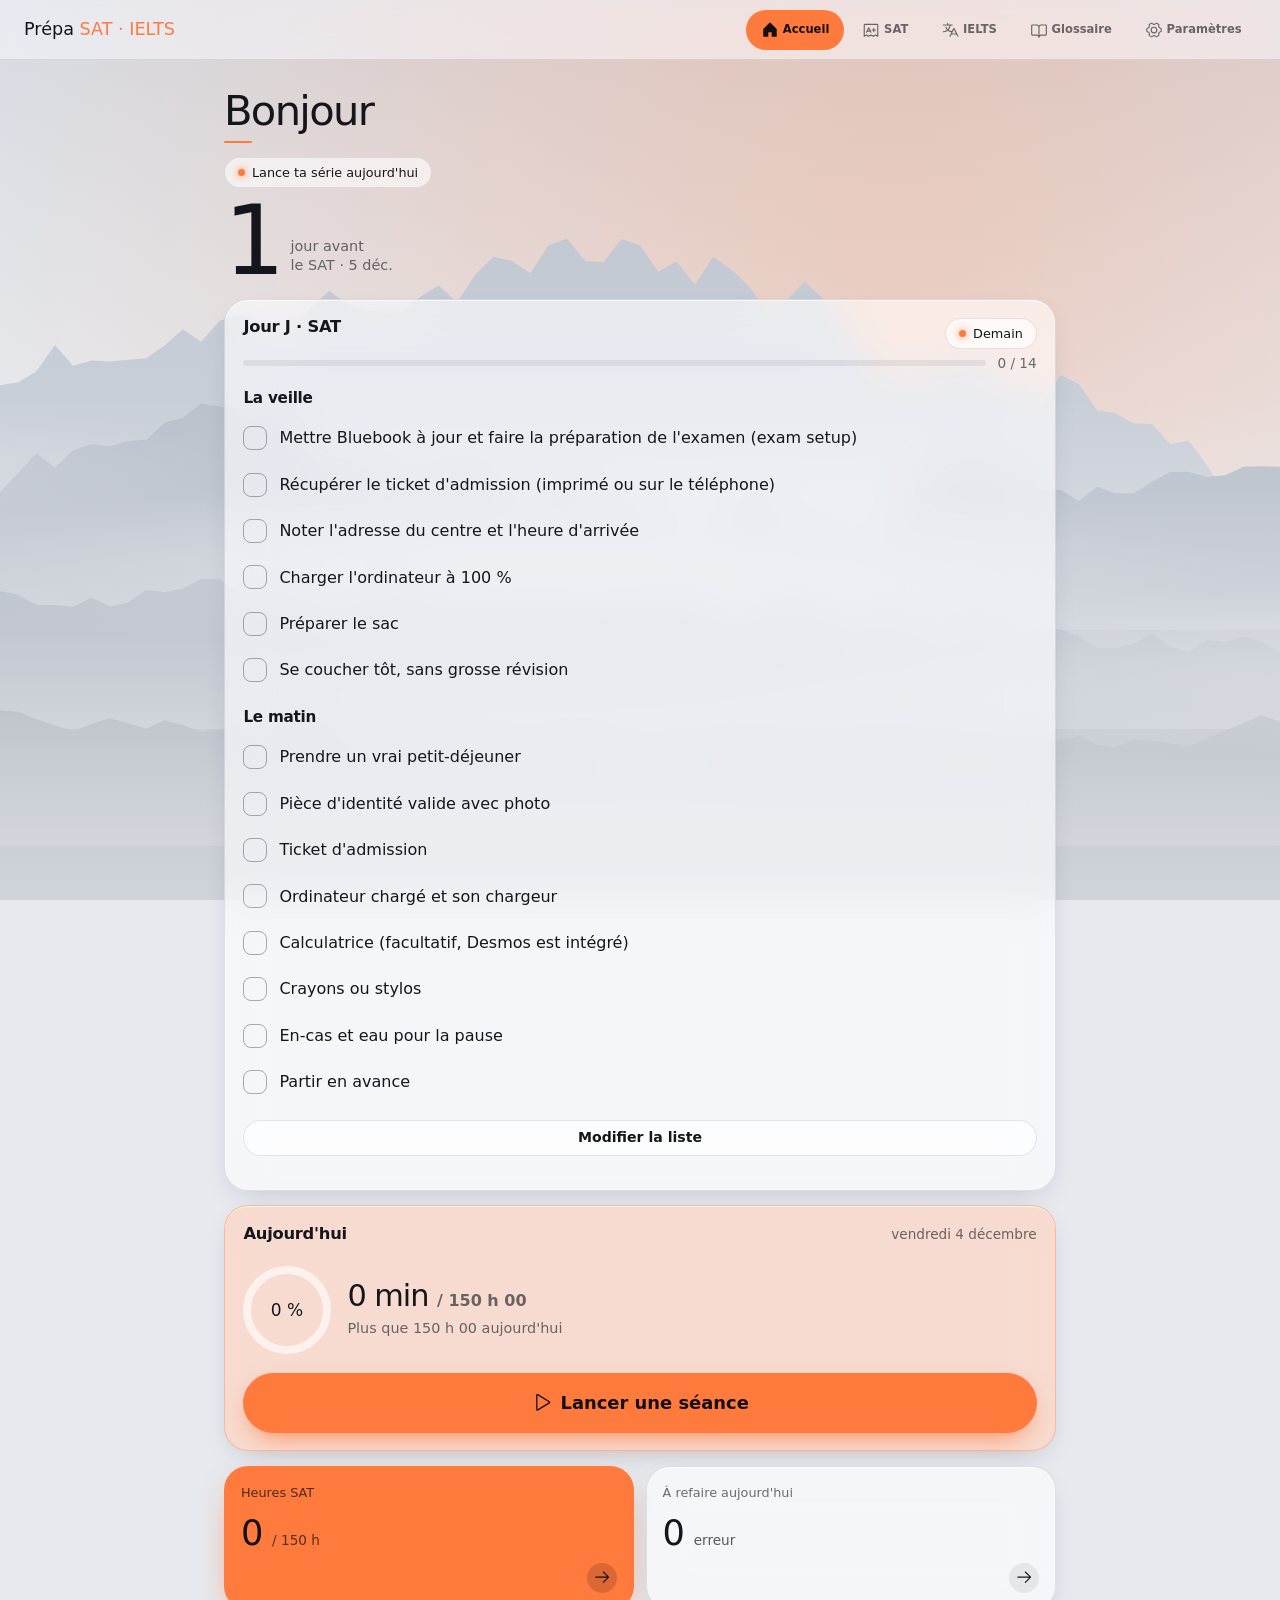
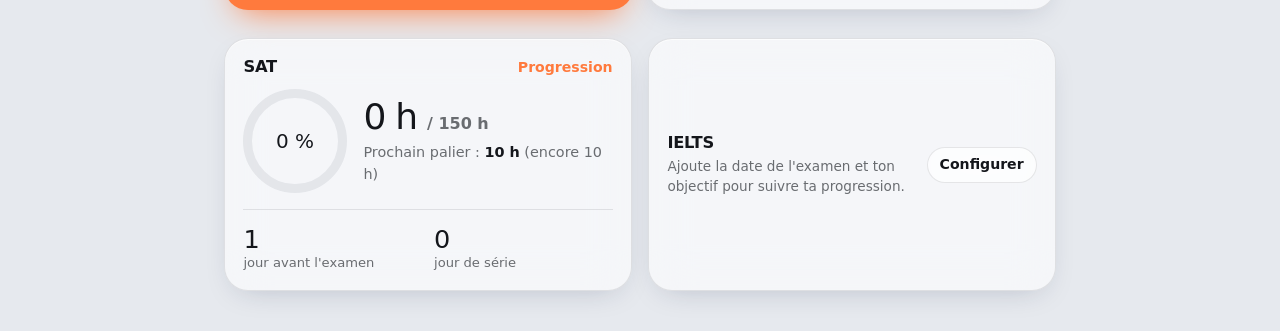
<file: index.html>
<!doctype html>
<html lang="fr">
<head>
  <meta charset="utf-8">
  <meta name="viewport" content="width=device-width, initial-scale=1, viewport-fit=cover">
  <meta name="color-scheme" content="light dark">
  <meta name="theme-color" content="#0b0d10">
  <meta name="description" content="Suivi de préparation au SAT et à l'IELTS : timer, heures, journal d'erreurs, tests blancs.">
  <!-- Icônes et réglages pour l'installation sur l'écran d'accueil -->
  <link rel="icon" href="icones/favicon-32.png" sizes="32x32" type="image/png">
  <link rel="apple-touch-icon" href="icones/apple-touch-icon.png">
  <meta name="apple-mobile-web-app-capable" content="yes">
  <meta name="mobile-web-app-capable" content="yes">
  <meta name="apple-mobile-web-app-title" content="Prépa">
  <meta name="apple-mobile-web-app-status-bar-style" content="default">
  <title>Prépa SAT · IELTS</title>
  <link rel="stylesheet" href="style.css">
  <script>
    /* Applique le thème choisi avant l'affichage, pour éviter un flash blanc en mode sombre. */
    try {
      var a = JSON.parse(localStorage.getItem("prepa.appareil") || "{}");
      if (a.theme === "clair" || a.theme === "sombre") document.documentElement.setAttribute("data-theme", a.theme);
    } catch (e) {}
    /* Le manifeste (version installable) n'est utile qu'en ligne. En double-clic, le
       navigateur refuserait de le lire et afficherait une erreur inutile. */
    if (/^https?:$/.test(location.protocol)) {
      var m = document.createElement("link");
      m.rel = "manifest";
      m.href = "manifest.webmanifest";
      document.head.appendChild(m);
    }
  </script>
</head>
<body>
  <!-- Fond de l'appli : paysage dessiné (ou ta photo), voilé pour la lisibilité -->
  <div id="fond" aria-hidden="true"><canvas></canvas><div class="photo" hidden></div><div class="voile"></div></div>
  <!-- Barre fine du timer en cours : visible sur toutes les pages -->
  <a id="barre-timer" class="barre-timer" href="#/" hidden></a>

  <header class="entete">
    <a class="logo" href="#/">Prépa <span>SAT · IELTS</span></a>
    <!-- Menu principal : barre en bas sur téléphone, en haut sur ordinateur -->
    <!-- Icônes : Phosphor Icons (licence MIT), contour au repos et pleines pour l'onglet actif -->
    <nav class="nav-principale" aria-label="Menu principal">
      <a href="#/" data-nav="accueil">
        <span class="nav-icone" aria-hidden="true">
          <svg class="contour" viewBox="0 0 256 256"><path d="M219.31,108.68l-80-80a16,16,0,0,0-22.62,0l-80,80A15.87,15.87,0,0,0,32,120v96a8,8,0,0,0,8,8h64a8,8,0,0,0,8-8V160h32v56a8,8,0,0,0,8,8h64a8,8,0,0,0,8-8V120A15.87,15.87,0,0,0,219.31,108.68ZM208,208H160V152a8,8,0,0,0-8-8H104a8,8,0,0,0-8,8v56H48V120l80-80,80,80Z"/></svg>
          <svg class="plein" viewBox="0 0 256 256"><path d="M224,120v96a8,8,0,0,1-8,8H160a8,8,0,0,1-8-8V164a4,4,0,0,0-4-4H108a4,4,0,0,0-4,4v52a8,8,0,0,1-8,8H40a8,8,0,0,1-8-8V120a16,16,0,0,1,4.69-11.31l80-80a16,16,0,0,1,22.62,0l80,80A16,16,0,0,1,224,120Z"/></svg>
        </span>
        <span>Accueil</span>
      </a>
      <a href="#/sat" data-nav="sat">
        <span class="nav-icone" aria-hidden="true">
          <svg class="contour" viewBox="0 0 256 256"><path d="M216,40H40A16,16,0,0,0,24,56V216a8,8,0,0,0,11.58,7.16L64,208.94l28.42,14.22a8,8,0,0,0,7.16,0L128,208.94l28.42,14.22a8,8,0,0,0,7.16,0L192,208.94l28.42,14.22A8,8,0,0,0,232,216V56A16,16,0,0,0,216,40Zm0,163.06-20.42-10.22a8,8,0,0,0-7.16,0L160,207.06l-28.42-14.22a8,8,0,0,0-7.16,0L96,207.06,67.58,192.84a8,8,0,0,0-7.16,0L40,203.06V56H216ZM60.42,167.16a8,8,0,0,0,10.74-3.58L76.94,152h38.12l5.78,11.58a8,8,0,1,0,14.32-7.16l-32-64a8,8,0,0,0-14.32,0l-32,64A8,8,0,0,0,60.42,167.16ZM96,113.89,107.06,136H84.94ZM136,128a8,8,0,0,1,8-8h16V104a8,8,0,0,1,16,0v16h16a8,8,0,0,1,0,16H176v16a8,8,0,0,1-16,0V136H144A8,8,0,0,1,136,128Z"/></svg>
          <svg class="plein" viewBox="0 0 256 256"><path d="M96,113.89,107.06,136H84.94ZM232,56V216a8,8,0,0,1-11.58,7.16L192,208.94l-28.42,14.22a8,8,0,0,1-7.16,0L128,208.94,99.58,223.16a8,8,0,0,1-7.16,0L64,208.94,35.58,223.16A8,8,0,0,1,24,216V56A16,16,0,0,1,40,40H216A16,16,0,0,1,232,56ZM135.16,156.42l-32-64a8,8,0,0,0-14.32,0l-32,64a8,8,0,0,0,14.32,7.16L76.94,152h38.12l5.78,11.58a8,8,0,1,0,14.32-7.16ZM208,128a8,8,0,0,0-8-8H184V104a8,8,0,0,0-16,0v16H152a8,8,0,0,0,0,16h16v16a8,8,0,0,0,16,0V136h16A8,8,0,0,0,208,128Z"/></svg>
        </span>
        <span>SAT</span>
      </a>
      <a href="#/ielts" data-nav="ielts">
        <span class="nav-icone" aria-hidden="true">
          <svg class="contour" viewBox="0 0 256 256"><path d="M247.15,212.42l-56-112a8,8,0,0,0-14.31,0l-21.71,43.43A88,88,0,0,1,108,126.93,103.65,103.65,0,0,0,135.69,64H160a8,8,0,0,0,0-16H104V32a8,8,0,0,0-16,0V48H32a8,8,0,0,0,0,16h87.63A87.76,87.76,0,0,1,96,116.35a87.74,87.74,0,0,1-19-31,8,8,0,1,0-15.08,5.34A103.63,103.63,0,0,0,84,127a87.55,87.55,0,0,1-52,17,8,8,0,0,0,0,16,103.46,103.46,0,0,0,64-22.08,104.18,104.18,0,0,0,51.44,21.31l-26.6,53.19a8,8,0,0,0,14.31,7.16L148.94,192h70.11l13.79,27.58A8,8,0,0,0,240,224a8,8,0,0,0,7.15-11.58ZM156.94,176,184,121.89,211.05,176Z"/></svg>
          <svg class="plein" viewBox="0 0 256 256"><path d="M160,129.89,175.06,160H144.94l6.36-12.7v0ZM224,48V208a16,16,0,0,1-16,16H48a16,16,0,0,1-16-16V48A16,16,0,0,1,48,32H208A16,16,0,0,1,224,48ZM207.16,188.42l-40-80a8,8,0,0,0-14.32,0L139.66,134.8a62.31,62.31,0,0,1-23.61-10A79.61,79.61,0,0,0,135.6,80H152a8,8,0,0,0,0-16H112V56a8,8,0,0,0-16,0v8H56a8,8,0,0,0,0,16h63.48a63.73,63.73,0,0,1-15.3,34.05,65.93,65.93,0,0,1-9-13.61,8,8,0,0,0-14.32,7.12,81.75,81.75,0,0,0,11.4,17.15A63.62,63.62,0,0,1,56,136a8,8,0,0,0,0,16,79.56,79.56,0,0,0,48.11-16.13,78.33,78.33,0,0,0,28.18,13.66l-19.45,38.89a8,8,0,0,0,14.32,7.16L136.94,176h46.12l9.78,19.58a8,8,0,1,0,14.32-7.16Z"/></svg>
        </span>
        <span>IELTS</span>
      </a>
      <a href="#/glossaire" data-nav="glossaire">
        <span class="nav-icone" aria-hidden="true">
          <svg class="contour" viewBox="0 0 256 256"><path d="M224,48H160a40,40,0,0,0-32,16A40,40,0,0,0,96,48H32A16,16,0,0,0,16,64V192a16,16,0,0,0,16,16H96a24,24,0,0,1,24,24,8,8,0,0,0,16,0,24,24,0,0,1,24-24h64a16,16,0,0,0,16-16V64A16,16,0,0,0,224,48ZM96,192H32V64H96a24,24,0,0,1,24,24V200A39.81,39.81,0,0,0,96,192Zm128,0H160a39.81,39.81,0,0,0-24,8V88a24,24,0,0,1,24-24h64Z"/></svg>
          <svg class="plein" viewBox="0 0 256 256"><path d="M240,64V192a16,16,0,0,1-16,16H160a24,24,0,0,0-24,24,8,8,0,0,1-16,0,24,24,0,0,0-24-24H32a16,16,0,0,1-16-16V64A16,16,0,0,1,32,48H88a32,32,0,0,1,32,32v88a8,8,0,0,0,16,0V80a32,32,0,0,1,32-32h56A16,16,0,0,1,240,64Z"/></svg>
        </span>
        <span>Glossaire</span>
      </a>
      <a href="#/parametres" data-nav="parametres">
        <span class="nav-icone" aria-hidden="true">
          <svg class="contour" viewBox="0 0 256 256"><path d="M128,80a48,48,0,1,0,48,48A48.05,48.05,0,0,0,128,80Zm0,80a32,32,0,1,1,32-32A32,32,0,0,1,128,160Zm109.94-52.79a8,8,0,0,0-3.89-5.4l-29.83-17-.12-33.62a8,8,0,0,0-2.83-6.08,111.91,111.91,0,0,0-36.72-20.67,8,8,0,0,0-6.46.59L128,41.85,97.88,25a8,8,0,0,0-6.47-.6A112.1,112.1,0,0,0,54.73,45.15a8,8,0,0,0-2.83,6.07l-.15,33.65-29.83,17a8,8,0,0,0-3.89,5.4,106.47,106.47,0,0,0,0,41.56,8,8,0,0,0,3.89,5.4l29.83,17,.12,33.62a8,8,0,0,0,2.83,6.08,111.91,111.91,0,0,0,36.72,20.67,8,8,0,0,0,6.46-.59L128,214.15,158.12,231a7.91,7.91,0,0,0,3.9,1,8.09,8.09,0,0,0,2.57-.42,112.1,112.1,0,0,0,36.68-20.73,8,8,0,0,0,2.83-6.07l.15-33.65,29.83-17a8,8,0,0,0,3.89-5.4A106.47,106.47,0,0,0,237.94,107.21Zm-15,34.91-28.57,16.25a8,8,0,0,0-3,3c-.58,1-1.19,2.06-1.81,3.06a7.94,7.94,0,0,0-1.22,4.21l-.15,32.25a95.89,95.89,0,0,1-25.37,14.3L134,199.13a8,8,0,0,0-3.91-1h-.19c-1.21,0-2.43,0-3.64,0a8.08,8.08,0,0,0-4.1,1l-28.84,16.1A96,96,0,0,1,67.88,201l-.11-32.2a8,8,0,0,0-1.22-4.22c-.62-1-1.23-2-1.8-3.06a8.09,8.09,0,0,0-3-3.06l-28.6-16.29a90.49,90.49,0,0,1,0-28.26L61.67,97.63a8,8,0,0,0,3-3c.58-1,1.19-2.06,1.81-3.06a7.94,7.94,0,0,0,1.22-4.21l.15-32.25a95.89,95.89,0,0,1,25.37-14.3L122,56.87a8,8,0,0,0,4.1,1c1.21,0,2.43,0,3.64,0a8.08,8.08,0,0,0,4.1-1l28.84-16.1A96,96,0,0,1,188.12,55l.11,32.2a8,8,0,0,0,1.22,4.22c.62,1,1.23,2,1.8,3.06a8.09,8.09,0,0,0,3,3.06l28.6,16.29A90.49,90.49,0,0,1,222.9,142.12Z"/></svg>
          <svg class="plein" viewBox="0 0 256 256"><path d="M237.94,107.21a8,8,0,0,0-3.89-5.4l-29.83-17-.12-33.62a8,8,0,0,0-2.83-6.08,111.91,111.91,0,0,0-36.72-20.67,8,8,0,0,0-6.46.59L128,41.85,97.88,25a8,8,0,0,0-6.47-.6A111.92,111.92,0,0,0,54.73,45.15a8,8,0,0,0-2.83,6.07l-.15,33.65-29.83,17a8,8,0,0,0-3.89,5.4,106.47,106.47,0,0,0,0,41.56,8,8,0,0,0,3.89,5.4l29.83,17,.12,33.63a8,8,0,0,0,2.83,6.08,111.91,111.91,0,0,0,36.72,20.67,8,8,0,0,0,6.46-.59L128,214.15,158.12,231a7.91,7.91,0,0,0,3.9,1,8.09,8.09,0,0,0,2.57-.42,112.1,112.1,0,0,0,36.68-20.73,8,8,0,0,0,2.83-6.07l.15-33.65,29.83-17a8,8,0,0,0,3.89-5.4A106.47,106.47,0,0,0,237.94,107.21ZM128,168a40,40,0,1,1,40-40A40,40,0,0,1,128,168Z"/></svg>
        </span>
        <span>Paramètres</span>
      </a>
    </nav>
  </header>

  <main id="contenu" class="contenu"></main>

  <div id="toasts" class="toasts" aria-live="polite"></div>

  <noscript><p class="contenu">Cette application a besoin de JavaScript pour fonctionner.</p></noscript>

  <!-- Scripts classiques (pas de « modules ») : c'est ce qui permet d'ouvrir
       l'appli en double-cliquant sur index.html. L'ordre compte. -->
  <script src="programme.js"></script>
  <script src="js/utils.js"></script>
  <script src="js/store.js"></script>
  <script src="js/synchro.js"></script>
  <script src="js/moteur-timer.js"></script>
  <script src="js/stats.js"></script>
  <script src="js/icones.js"></script>
  <script src="js/ui.js"></script>
  <script src="js/fond.js"></script>
  <script src="js/graphiques.js"></script>
  <script src="js/paliers.js"></script>
  <script src="js/fin-seance.js"></script>
  <script src="js/cours-sat.js"></script>
  <script src="js/cours.js"></script>
  <script src="js/import-csv.js"></script>
  <script src="js/vues/accueil.js"></script>
  <script src="js/vues/timer.js"></script>
  <script src="js/vues/progression.js"></script>
  <script src="js/vues/onglet-programme.js"></script>
  <script src="js/vues/plan.js"></script>
  <script src="js/vues/tests.js"></script>
  <script src="js/vues/journal.js"></script>
  <script src="js/vues/taches.js"></script>
  <script src="js/vues/vocabulaire.js"></script>
  <script src="js/vues/cours.js"></script>
  <script src="js/vues/glossaire.js"></script>
  <script src="js/vues/writing.js"></script>
  <script src="js/vues/speaking.js"></script>
  <script src="js/vues/parametres.js"></script>
  <script src="app.js"></script>
</body>
</html>
</file>
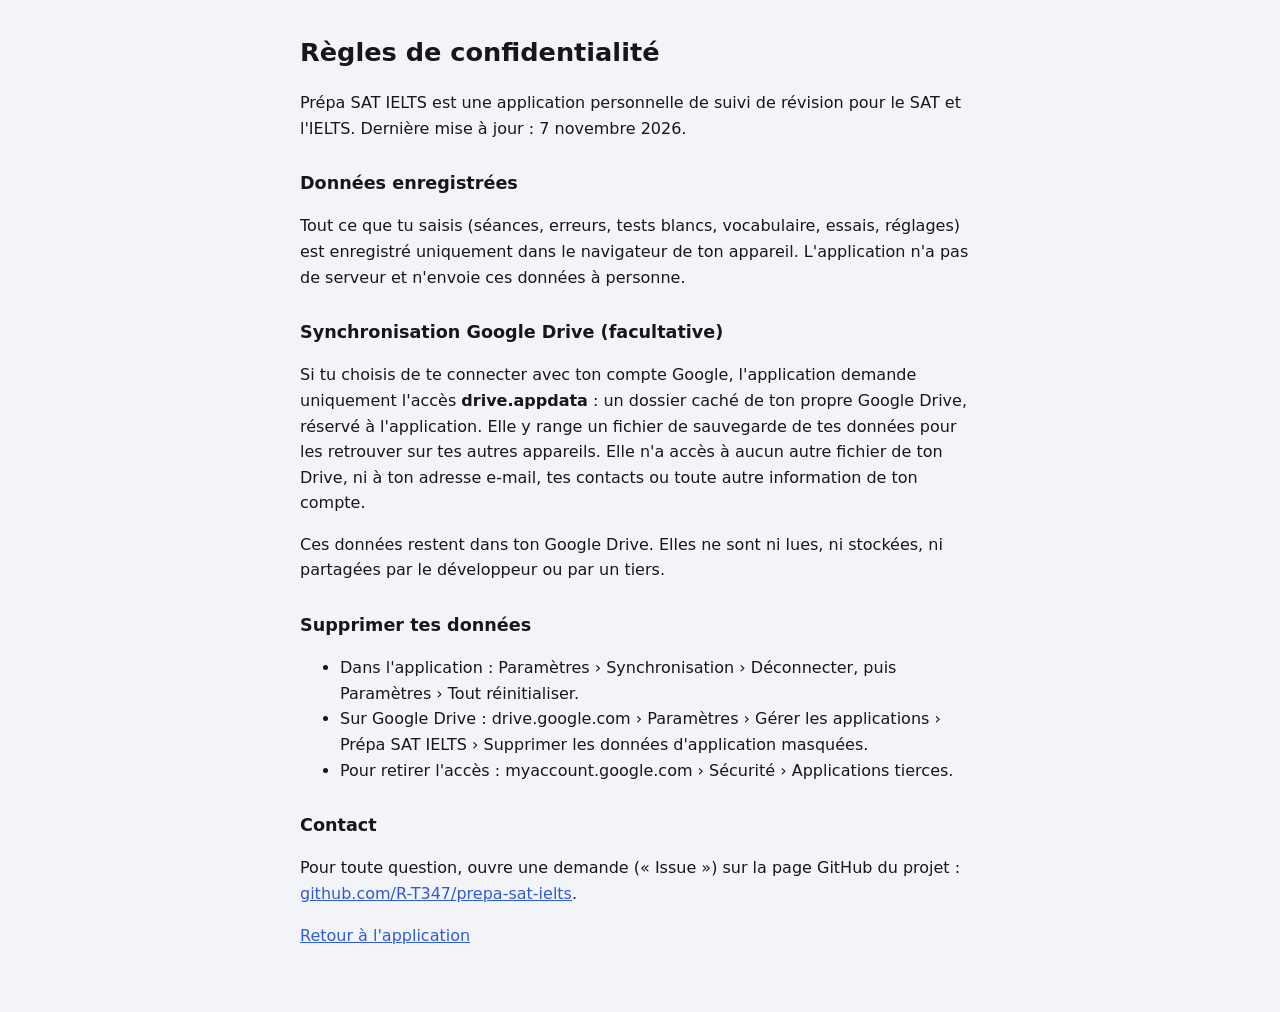
<file: confidentialite.html>
<!doctype html>
<html lang="fr">
<head>
  <meta charset="utf-8">
  <meta name="viewport" content="width=device-width, initial-scale=1">
  <title>Règles de confidentialité · Prépa SAT IELTS</title>
  <style>
    body { margin: 0; font: 16px/1.6 system-ui, -apple-system, "Segoe UI", Roboto, sans-serif; background: #f3f4f7; color: #15171c; }
    main { max-width: 680px; margin: 0 auto; padding: 2rem 1.25rem 3rem; }
    h1 { font-size: 1.6rem; margin-top: 0; }
    h2 { font-size: 1.1rem; margin-top: 1.75rem; }
    a { color: #2f5bd3; }
    @media (prefers-color-scheme: dark) { body { background: #0d0f12; color: #e9ecf1; } a { color: #8aa5ff; } }
  </style>
</head>
<body>
<main>
  <h1>Règles de confidentialité</h1>
  <p>Prépa SAT IELTS est une application personnelle de suivi de révision pour le SAT et l'IELTS. Dernière mise à jour : 7 novembre 2026.</p>

  <h2>Données enregistrées</h2>
  <p>Tout ce que tu saisis (séances, erreurs, tests blancs, vocabulaire, essais, réglages) est enregistré uniquement dans le navigateur de ton appareil. L'application n'a pas de serveur et n'envoie ces données à personne.</p>

  <h2>Synchronisation Google Drive (facultative)</h2>
  <p>Si tu choisis de te connecter avec ton compte Google, l'application demande uniquement l'accès <strong>drive.appdata</strong> : un dossier caché de ton propre Google Drive, réservé à l'application. Elle y range un fichier de sauvegarde de tes données pour les retrouver sur tes autres appareils. Elle n'a accès à aucun autre fichier de ton Drive, ni à ton adresse e-mail, tes contacts ou toute autre information de ton compte.</p>
  <p>Ces données restent dans ton Google Drive. Elles ne sont ni lues, ni stockées, ni partagées par le développeur ou par un tiers.</p>

  <h2>Supprimer tes données</h2>
  <ul>
    <li>Dans l'application : Paramètres › Synchronisation › Déconnecter, puis Paramètres › Tout réinitialiser.</li>
    <li>Sur Google Drive : drive.google.com › Paramètres › Gérer les applications › Prépa SAT IELTS › Supprimer les données d'application masquées.</li>
    <li>Pour retirer l'accès : myaccount.google.com › Sécurité › Applications tierces.</li>
  </ul>

  <h2>Contact</h2>
  <p>Pour toute question, ouvre une demande (« Issue ») sur la page GitHub du projet : <a href="https://github.com/R-T347/prepa-sat-ielts/issues">github.com/R-T347/prepa-sat-ielts</a>.</p>

  <p><a href="./">Retour à l'application</a></p>
</main>
</body>
</html>
</file>
<file: style.css>
/* ==========================================================================
   style.css — apparence de l'appli.
   Pensé d'abord pour le téléphone, puis élargi pour l'ordinateur (≥ 800 px).

   Apparence « verre dépoli » : un paysage de montagnes dessiné par l'appli
   (ou ta photo) en fond, et des panneaux translucides par-dessus.
   Sombre par défaut ; thème clair au choix dans les Paramètres (ou automatique).
   Une seule couleur d'accent, --accent, que tu choisis dans les Paramètres :
   l'appli la pose directement sur la page (voir app.js, appliquerTheme).
   ========================================================================== */

:root {
  --fond: #0b0d10;
  --surface: rgba(255, 255, 255, .07);
  --surface-plein: #17191e;
  --surface-2: rgba(255, 255, 255, .1);
  --texte: #f3f1ee;
  --texte-2: rgba(243, 241, 238, .64);
  --bord: rgba(255, 255, 255, .13);
  --accent: #ff7a3d;
  --accent-texte: #170b05;
  --accent-doux: rgba(255, 122, 61, .22);
  --succes: #5fd39b;
  --succes-doux: rgba(95, 211, 155, .16);
  --alerte: #f2b24d;
  --alerte-doux: rgba(242, 178, 77, .16);
  --danger: #ff7b6e;
  --danger-doux: rgba(255, 123, 110, .16);
  --ombre: 0 10px 30px -12px rgba(0, 0, 0, .45);
  --verre: blur(22px) saturate(150%);
  --reflet: inset 0 1px 0 rgba(255, 255, 255, .1);
  /* Calendrier : une seule teinte (l'accent), du plus clair au plus foncé */
  --seq-0: rgba(255, 255, 255, .07);
  --seq-1: color-mix(in srgb, var(--accent) 28%, transparent);
  --seq-2: color-mix(in srgb, var(--accent) 50%, transparent);
  --seq-3: color-mix(in srgb, var(--accent) 75%, transparent);
  --seq-4: var(--accent);
  --titre: "Segoe UI Variable Display", "SF Pro Display", system-ui, -apple-system, "Segoe UI", Roboto, sans-serif;
  --rayon: 24px;
  --rayon-ctrl: 999px;
  --nav-h: 86px;
  --timer-h: 0px;
  --entete-h: 0px;
  color-scheme: dark;
}

/* Thème clair : choisi explicitement… */
:root[data-theme="clair"] {
  --fond: #e6e9ee;
  --surface: rgba(255, 255, 255, .6);
  --surface-plein: #f5f6f8;
  --surface-2: rgba(20, 25, 35, .07);
  --texte: #14161b;
  --texte-2: rgba(20, 22, 27, .62);
  --bord: rgba(20, 25, 35, .1);
  --succes: #1b7a3d;
  --succes-doux: rgba(27, 122, 61, .12);
  --alerte: #9a5a00;
  --alerte-doux: rgba(154, 90, 0, .12);
  --danger: #b93226;
  --danger-doux: rgba(185, 50, 38, .1);
  --ombre: 0 10px 30px -14px rgba(25, 35, 70, .25);
  --reflet: inset 0 1px 0 rgba(255, 255, 255, .7);
  --seq-0: rgba(20, 25, 35, .07);
  color-scheme: light;
}
/* …ou automatique, si le système est en mode clair et qu'aucun thème n'est imposé. */
@media (prefers-color-scheme: light) {
  :root:not([data-theme="sombre"]) {
    --fond: #e6e9ee;
    --surface: rgba(255, 255, 255, .6);
    --surface-plein: #f5f6f8;
    --surface-2: rgba(20, 25, 35, .07);
    --texte: #14161b;
    --texte-2: rgba(20, 22, 27, .62);
    --bord: rgba(20, 25, 35, .1);
    --succes: #1b7a3d;
    --succes-doux: rgba(27, 122, 61, .12);
    --alerte: #9a5a00;
    --alerte-doux: rgba(154, 90, 0, .12);
    --danger: #b93226;
    --danger-doux: rgba(185, 50, 38, .1);
    --ombre: 0 10px 30px -14px rgba(25, 35, 70, .25);
    --reflet: inset 0 1px 0 rgba(255, 255, 255, .7);
    --seq-0: rgba(20, 25, 35, .07);
    color-scheme: light;
  }
}


/* ---------- Base ---------- */

* { box-sizing: border-box; }
html { -webkit-text-size-adjust: 100%; }
body {
  margin: 0;
  font: 16px/1.5 system-ui, -apple-system, "Segoe UI", Roboto, "Helvetica Neue", Arial, sans-serif;
  background: var(--fond);
  color: var(--texte);
  padding-top: var(--timer-h);
  padding-bottom: calc(var(--nav-h) + env(safe-area-inset-bottom));
  -webkit-tap-highlight-color: transparent;
}
body.avec-timer { --timer-h: 38px; }
h1, h2, h3 { line-height: 1.25; }
a { color: var(--accent); }
[hidden] { display: none !important; }
:focus-visible { outline: 2px solid var(--accent); outline-offset: 2px; }

.contenu { max-width: 880px; margin: 0 auto; padding: 1rem 1rem 2rem; }
.titre-page { font-size: 1.5rem; margin: .25rem 0 1rem; }
.aide { font-size: .85rem; color: var(--texte-2); margin: .25rem 0 0; }
.vide { color: var(--texte-2); text-align: center; padding: 1.25rem .5rem; margin: 0; }
.nombres { font-variant-numeric: tabular-nums; }

/* ---------- Barre du timer en cours (haut de toutes les pages) ---------- */

.barre-timer {
  position: fixed; top: 0; left: 0; right: 0; z-index: 60;
  height: 38px;
  display: flex; align-items: center; justify-content: center; gap: .6rem;
  background: var(--accent); color: var(--accent-texte);
  font-size: .9rem; font-weight: 600; text-decoration: none;
  font-variant-numeric: tabular-nums;
  white-space: nowrap; overflow: hidden;
}
.barre-timer strong { font-size: 1rem; }
.barre-timer .sep { width: 4px; height: 4px; border-radius: 50%; background: currentColor; opacity: .6; }
.barre-timer.etat-pause, .barre-timer.etat-termine { background: var(--surface-2); color: var(--texte); border-bottom: 1px solid var(--bord); }

/* ---------- En-tête et menu principal ---------- */

/* Sur téléphone, l'en-tête « disparaît » et seul le menu reste, fixé en bas. */
.entete { display: contents; }
.logo { display: none; }

.nav-principale {
  position: fixed; left: 0; right: 0; bottom: 0; z-index: 50;
  display: grid; grid-template-columns: repeat(4, 1fr);
  background: var(--surface); border-top: 1px solid var(--bord);
  padding-bottom: env(safe-area-inset-bottom);
}
.nav-principale a {
  display: flex; flex-direction: column; align-items: center; justify-content: center; gap: 3px;
  min-height: var(--nav-h);
  color: var(--texte-2); text-decoration: none; font-size: .75rem; font-weight: 600;
}
.nav-principale svg { width: 24px; height: 24px; fill: none; stroke: currentColor; stroke-width: 1.8; stroke-linecap: round; stroke-linejoin: round; }
.nav-principale a.actif { color: var(--accent); }

@media (min-width: 800px) {
  :root { --entete-h: 60px; }
  body { padding-bottom: 0; }
  .entete {
    display: flex; align-items: center; justify-content: space-between; gap: 1rem;
    position: sticky; top: var(--timer-h); z-index: 50;
    height: var(--entete-h); padding: 0 1.5rem;
    background: var(--surface); border-bottom: 1px solid var(--bord);
  }
  .logo { display: block; font-weight: 800; font-size: 1.1rem; color: var(--texte); text-decoration: none; }
  .logo span { color: var(--accent); }
  .nav-principale { position: static; display: flex; gap: .25rem; background: none; border: 0; padding: 0; }
  .nav-principale a { flex-direction: row; min-height: 40px; padding: 0 .9rem; border-radius: 10px; font-size: .95rem; gap: .5rem; }
  .nav-principale svg { width: 18px; height: 18px; }
  .nav-principale a:hover { background: var(--surface-2); }
  .nav-principale a.actif { background: var(--accent-doux); }
  .contenu { padding: 1.5rem 1.5rem 3rem; }
}

/* ---------- Onglets d'un espace (défilent horizontalement) ---------- */

.onglets {
  position: sticky; top: calc(var(--timer-h) + var(--entete-h)); z-index: 40;
  display: flex; align-items: center; gap: .25rem;
  margin: -1rem -1rem 1rem; padding: .5rem 1rem;
  background: var(--fond); border-bottom: 1px solid var(--bord);
  overflow-x: auto; scrollbar-width: none; -webkit-overflow-scrolling: touch;
}
.onglets::-webkit-scrollbar { display: none; }
.onglets-titre { flex: 0 0 auto; font-weight: 800; font-size: 1.05rem; padding-right: .5rem; }
.onglets a {
  flex: 0 0 auto; display: flex; align-items: center;
  min-height: 40px; padding: 0 .9rem; border-radius: 999px;
  color: var(--texte-2); text-decoration: none; font-weight: 600; font-size: .92rem; white-space: nowrap;
}
.onglets a.actif { background: var(--accent); color: var(--accent-texte); }
@media (min-width: 800px) {
  .onglets { margin: -1.5rem -1.5rem 1.25rem; padding: .6rem 1.5rem; }
}

/* ---------- Cartes ---------- */

.carte {
  background: var(--surface); border: 1px solid var(--bord); border-radius: var(--rayon);
  padding: 1rem; margin-bottom: 1rem; box-shadow: var(--ombre);
}
.carte > h2, .carte-tete h2 { font-size: 1.05rem; margin: 0 0 .75rem; }
.carte-tete { display: flex; align-items: baseline; justify-content: space-between; gap: .5rem; }
.carte-tete a { font-size: .88rem; font-weight: 600; text-decoration: none; }

details.carte > summary { cursor: pointer; font-weight: 700; list-style: none; display: flex; justify-content: space-between; align-items: center; min-height: 28px; }
details.carte > summary::-webkit-details-marker { display: none; }
details.carte > summary::after { content: ""; width: 8px; height: 8px; border-right: 2px solid var(--texte-2); border-bottom: 2px solid var(--texte-2); transform: rotate(45deg); margin-right: 4px; transition: transform .15s; }
details.carte[open] > summary::after { transform: rotate(-135deg); }
details.carte[open] > summary { margin-bottom: .75rem; }
.format ul { margin: 0 0 .5rem; padding-left: 1.1rem; }
.format li { margin-bottom: .25rem; }

.grille-cartes { display: grid; gap: 1rem; grid-template-columns: 1fr; }
@media (min-width: 700px) { .grille-cartes { grid-template-columns: 1fr 1fr; } }
.grille-cartes > .carte { margin-bottom: 0; }

/* ---------- Bandeaux d'information ---------- */

.bandeau {
  display: flex; align-items: center; justify-content: space-between; gap: .75rem; flex-wrap: wrap;
  padding: .75rem 1rem; margin-bottom: 1rem; border-radius: var(--rayon);
  background: var(--alerte-doux); color: var(--texte); border: 1px solid var(--bord); font-size: .92rem;
}
.bandeau-danger { background: var(--danger-doux); }

/* ---------- Boutons ---------- */

.btn {
  appearance: none; -webkit-appearance: none;
  display: inline-flex; align-items: center; justify-content: center; gap: .4rem;
  min-height: 44px; padding: .55rem 1rem;
  font: inherit; font-weight: 650; line-height: 1.2; text-decoration: none; text-align: center;
  color: var(--texte); background: var(--surface); border: 1px solid var(--bord); border-radius: 11px;
  cursor: pointer; touch-action: manipulation;
}
.btn:hover { background: var(--surface-2); }
.btn:disabled { opacity: .5; cursor: not-allowed; }
.btn-primaire { background: var(--accent); border-color: var(--accent); color: var(--accent-texte); }
.btn-primaire:hover { background: var(--accent); filter: brightness(1.07); }
.btn-danger { color: var(--danger); border-color: var(--danger); }
.btn-danger:hover { background: var(--danger-doux); }
/* Texte blanc en thème clair, foncé en thème sombre (les fonds y sont plus clairs) : contraste suffisant. */
.btn-plein-danger { background: var(--danger); border-color: var(--danger); color: var(--accent-texte); }
.btn-plein-succes { background: var(--succes); border-color: var(--succes); color: var(--accent-texte); }
.btn-plein-danger:hover, .btn-plein-succes:hover { filter: brightness(1.07); background-color: inherit; }
.btn-plein-danger:hover { background: var(--danger); }
.btn-plein-succes:hover { background: var(--succes); }
.btn-geant { width: 100%; min-height: 64px; font-size: 1.2rem; border-radius: 16px; }
.btn-petit { min-height: 36px; padding: .3rem .75rem; font-size: .88rem; border-radius: 9px; }
.btn-lien { background: none; border: 0; color: var(--accent); padding: .3rem .25rem; min-height: 36px; font-weight: 600; }
.btn-lien:hover { background: none; text-decoration: underline; }
.btn-lien.danger { color: var(--danger); }
.rangee-boutons { display: flex; flex-wrap: wrap; gap: .5rem; margin-bottom: 1rem; }
.rangee-boutons .btn { flex: 1 1 auto; }

/* ---------- Formulaires ---------- */

.champ { display: flex; flex-direction: column; gap: .3rem; margin-bottom: .85rem; min-width: 0; }
.champ > span, .legende { font-size: .85rem; font-weight: 650; color: var(--texte-2); }
.champ .requis { color: var(--danger); }
input, select, textarea {
  width: 100%; min-height: 44px; padding: .55rem .75rem;
  font: inherit; font-size: 16px; /* 16 px : évite le zoom automatique sur iPhone */
  color: var(--texte); background: var(--surface);
  border: 1px solid var(--bord); border-radius: 10px;
}
select { appearance: auto; }
textarea { min-height: 90px; resize: vertical; line-height: 1.45; }
input[type="checkbox"], input[type="radio"] { width: auto; min-height: 0; }
select:disabled { opacity: .55; }
.grille-2 { display: grid; grid-template-columns: 1fr 1fr; gap: 0 .75rem; }
.grille-4 { display: grid; grid-template-columns: repeat(2, 1fr); gap: 0 .75rem; }
@media (min-width: 600px) { .grille-4 { grid-template-columns: repeat(4, 1fr); } }
.erreur-form { color: var(--danger); font-size: .9rem; font-weight: 600; margin: .25rem 0 0; }
.champ-invalide { border-color: var(--danger) !important; }

/* Contrôle segmenté (choix exclusif) */
.segment { display: flex; gap: 4px; padding: 4px; background: var(--surface-2); border-radius: 12px; }
.segment > a, .segment > label { flex: 1; position: relative; display: block; }
.segment input { position: absolute; opacity: 0; pointer-events: none; }
.segment > a, .segment span {
  display: flex; align-items: center; justify-content: center; min-height: 40px; padding: .3rem .5rem;
  border-radius: 9px; font-weight: 650; color: var(--texte-2); text-decoration: none; cursor: pointer; text-align: center; line-height: 1.2;
}
.segment > a.actif, .segment input:checked + span { background: var(--surface); color: var(--accent); box-shadow: var(--ombre); }
.segment input:focus-visible + span { outline: 2px solid var(--accent); outline-offset: 1px; }

/* Choix sous forme de cartes (type d'erreur) */
.choix-cartes { display: grid; gap: .5rem; grid-template-columns: 1fr; margin-bottom: .85rem; }
@media (min-width: 520px) { .choix-cartes { grid-template-columns: repeat(3, 1fr); } }
.choix-cartes label { position: relative; display: block; }
.choix-cartes input { position: absolute; opacity: 0; pointer-events: none; }
.choix-cartes span {
  display: flex; align-items: center; gap: .5rem; min-height: 48px; padding: .5rem .75rem;
  border: 1px solid var(--bord); border-radius: 11px; font-weight: 600; cursor: pointer;
}
.choix-cartes b { display: inline-flex; align-items: center; justify-content: center; width: 26px; height: 26px; border-radius: 50%; background: var(--surface-2); font-size: .85rem; flex: 0 0 auto; }
.choix-cartes input:checked + span { border-color: var(--accent); background: var(--accent-doux); }
.choix-cartes input:checked + span b { background: var(--accent); color: var(--accent-texte); }
.choix-cartes input:focus-visible + span { outline: 2px solid var(--accent); outline-offset: 1px; }

.puces { display: flex; gap: .5rem; flex-wrap: wrap; }
.puce {
  display: inline-flex; align-items: center; gap: .35rem; min-height: 36px; padding: .25rem .8rem;
  border: 1px solid var(--bord); border-radius: 999px; background: var(--surface);
  font: inherit; font-size: .9rem; font-weight: 600; color: var(--texte); cursor: pointer;
}
.puce button { appearance: none; border: 0; background: none; color: var(--texte-2); font: inherit; font-size: 1.1rem; line-height: 1; padding: 0 .1rem; cursor: pointer; min-height: 28px; }

/* ---------- Chiffres importants ---------- */

.gros-chiffre { font-size: 2.1rem; font-weight: 750; line-height: 1.1; font-variant-numeric: tabular-nums; letter-spacing: -.01em; }
.gros-chiffre .sur { font-size: 1rem; font-weight: 600; color: var(--texte-2); letter-spacing: 0; }
.mini-stats { display: grid; grid-template-columns: 1fr 1fr; gap: .75rem; margin-top: 1rem; padding-top: .9rem; border-top: 1px solid var(--bord); }
.mini-val { display: block; font-size: 1.6rem; font-weight: 750; line-height: 1.1; font-variant-numeric: tabular-nums; }
.mini-lib { display: block; font-size: .82rem; color: var(--texte-2); }

.tuiles { display: grid; grid-template-columns: repeat(3, 1fr); gap: .5rem; margin-bottom: 1rem; }
.tuile {
  display: flex; flex-direction: column; gap: .15rem; padding: .75rem; border-radius: var(--rayon);
  background: var(--surface); border: 1px solid var(--bord); text-decoration: none; color: var(--texte);
}
.tuile .gros-chiffre { font-size: 1.8rem; }
.tuile span:last-child { font-size: .8rem; color: var(--texte-2); line-height: 1.25; }
a.tuile:hover { border-color: var(--accent); }
.tuile.accent { border-color: var(--accent); background: var(--accent-doux); }

/* ---------- Carte d'examen (Accueil) et anneau de progression ---------- */

.carte-examen-corps { display: flex; align-items: center; gap: 1rem; }
.carte-examen-corps > div { min-width: 0; }
.anneau { flex: 0 0 auto; display: block; }
.anneau-fond { stroke: var(--surface-2); }
.anneau-val { stroke: var(--accent); transition: stroke-dashoffset .6s ease; }
.anneau-texte { fill: var(--texte); font-weight: 750; font-size: 22px; font-family: inherit; }
.ligne-info { font-size: .9rem; color: var(--texte-2); margin-top: .35rem; }
.ligne-info strong { color: var(--texte); }

.refaire { display: grid; grid-template-columns: 1fr 1fr; gap: .75rem; }

/* ---------- Timer ---------- */

.carte-timer { text-align: center; padding: 1.25rem 1rem; }
.timer-contexte { font-weight: 650; color: var(--texte-2); font-size: .92rem; min-height: 1.4em; overflow-wrap: anywhere; }
.timer-phase { display: inline-block; margin-top: .6rem; padding: .2rem .75rem; border-radius: 999px; background: var(--surface-2); font-weight: 700; font-size: .85rem; }
.timer-phase.travail { background: var(--accent-doux); color: var(--accent); }
.chrono {
  font-size: clamp(3.6rem, 19vw, 6.2rem); font-weight: 750; line-height: 1.05; margin: .6rem 0 .25rem;
  font-variant-numeric: tabular-nums; letter-spacing: -.03em;
}
.chrono.attente { color: var(--texte-2); }
.timer-sous { color: var(--texte-2); font-size: .95rem; min-height: 1.5em; font-variant-numeric: tabular-nums; }
.timer-boutons { display: grid; grid-template-columns: 1fr; gap: .6rem; margin-top: 1.1rem; }
@media (min-width: 520px) { .timer-boutons.deux { grid-template-columns: 2fr 1fr; } }
.timer-note { margin-top: .75rem; font-size: .9rem; color: var(--texte-2); overflow-wrap: anywhere; }
.reglages-pomodoro { margin-top: .25rem; }

/* ---------- Listes ---------- */

.liste { list-style: none; margin: 0; padding: 0; }
.jour-titre { display: flex; justify-content: space-between; gap: .5rem; font-size: .85rem; font-weight: 700; color: var(--texte-2); padding: .9rem 0 .35rem; border-bottom: 1px solid var(--bord); text-transform: capitalize; }
.jour-titre span:last-child { text-transform: none; font-variant-numeric: tabular-nums; }
.item { padding: .75rem 0; border-bottom: 1px solid var(--bord); }
.item:last-child { border-bottom: 0; }
.item-tete { display: flex; flex-wrap: wrap; align-items: center; gap: .4rem .6rem; }
.item-tete strong { font-size: 1.05rem; font-variant-numeric: tabular-nums; }
.item-meta { font-size: .85rem; color: var(--texte-2); }
.item-chemin { font-size: .9rem; margin-top: .2rem; overflow-wrap: anywhere; }
.item-note { font-size: .9rem; color: var(--texte-2); margin-top: .15rem; overflow-wrap: anywhere; white-space: pre-wrap; }
.item-actions { display: flex; gap: .25rem; margin-top: .25rem; margin-left: -.25rem; }

.badge { display: inline-block; padding: .12rem .55rem; border-radius: 999px; font-size: .75rem; font-weight: 700; background: var(--surface-2); color: var(--texte-2); white-space: nowrap; }
.badge-accent { background: var(--accent-doux); color: var(--accent); }
.badge-succes { background: var(--succes-doux); color: var(--succes); }
.badge-alerte { background: var(--alerte-doux); color: var(--alerte); }
.badge-danger { background: var(--danger-doux); color: var(--danger); }

/* ---------- Journal d'erreurs ---------- */

.erreur-carte { padding: .9rem 1rem; }
.erreur-rep { margin-top: .4rem; font-size: .95rem; overflow-wrap: anywhere; }
.erreur-regle { margin-top: .5rem; padding: .55rem .75rem; border-left: 3px solid var(--accent); background: var(--surface-2); border-radius: 0 8px 8px 0; white-space: pre-wrap; overflow-wrap: anywhere; font-size: .95rem; }
.filtres { display: grid; grid-template-columns: 1fr 1fr; gap: 0 .6rem; }
.filtres .champ { margin-bottom: .6rem; }
.repartition { display: grid; gap: .55rem; }
.rep-ligne { display: grid; grid-template-columns: 1fr auto; gap: .2rem .75rem; font-size: .9rem; }
.rep-ligne .barre { grid-column: 1 / -1; height: 8px; border-radius: 4px; background: var(--surface-2); overflow: hidden; }
.rep-ligne .barre i { display: block; height: 100%; background: var(--accent); border-radius: 4px; }
.rep-ligne b { font-variant-numeric: tabular-nums; }
.sous-titre { font-size: .95rem; margin: 1rem 0 .5rem; }
.sous-titre:first-child { margin-top: 0; }

.reprise { text-align: left; }
.reprise-ref { font-size: 1.25rem; font-weight: 750; margin: .35rem 0; overflow-wrap: anywhere; }
.reprise-regle { font-size: 1.3rem; line-height: 1.45; font-weight: 600; padding: 1rem; border-radius: 12px; background: var(--accent-doux); white-space: pre-wrap; overflow-wrap: anywhere; margin: .75rem 0 1rem; }
.duo-boutons { display: grid; grid-template-columns: 1fr 1fr; gap: .6rem; margin-top: 1rem; }
.lien-retour { display: inline-flex; align-items: center; min-height: 40px; font-weight: 600; text-decoration: none; margin-bottom: .25rem; }

/* ---------- Progression ---------- */

.prog-tete { display: flex; align-items: center; gap: 1.25rem; flex-wrap: wrap; }
.duo { display: grid; grid-template-columns: 1fr 1fr; gap: 1rem; }
.duo .gros-chiffre { font-size: 1.8rem; margin: .1rem 0; }
.verdict { margin: 1rem 0 0; padding: .7rem .85rem; border-radius: 10px; background: var(--surface-2); font-size: .93rem; }
.verdict.ok { background: var(--succes-doux); }
.verdict.ko { background: var(--alerte-doux); }
/* Badges de paliers */
.paliers { list-style: none; margin: 0; padding: 0; display: grid; grid-template-columns: repeat(auto-fill, minmax(78px, 1fr)); gap: .75rem .5rem; }
.paliers li { display: flex; flex-direction: column; align-items: center; gap: .3rem; text-align: center; }
.paliers li > span:last-child { font-size: .75rem; color: var(--texte-2); line-height: 1.2; }
.medaille {
  width: 58px; height: 58px; border-radius: 50%; display: flex; flex-direction: column; align-items: center; justify-content: center;
  border: 2px solid var(--bord); color: var(--texte-2); font-variant-numeric: tabular-nums; line-height: 1;
}
.medaille b { font-size: 1.1rem; }
.medaille small { font-size: .7rem; margin-top: 2px; }
.paliers li.atteint .medaille { background: var(--accent); border-color: var(--accent); color: var(--accent-texte); box-shadow: 0 0 0 3px var(--accent-doux); }
.paliers li.atteint > span:last-child { color: var(--accent); font-weight: 700; }
.paliers li.prochain .medaille { border-style: dashed; border-color: var(--accent); color: var(--accent); }

/* Célébration d'un palier */
.fete {
  position: fixed; inset: 0; z-index: 150; display: flex; align-items: center; justify-content: center; padding: 1rem;
  background: rgba(8, 10, 14, .55); animation: apparition .2s ease;
}
.fete.sortie { opacity: 0; transition: opacity .25s; }
.fete-carte {
  width: 100%; max-width: 340px; background: var(--surface); border-radius: 20px; padding: 1.75rem 1.25rem 1.25rem; text-align: center;
  animation: fete-entree .45s cubic-bezier(.2, .9, .3, 1.2);
}
.fete-carte .btn { width: 100%; margin-top: .5rem; }
.fete-titre { font-size: 1.35rem; font-weight: 800; margin: .75rem 0 .25rem; }
.fete-carte p { margin: 0 0 .75rem; color: var(--texte-2); }
.fete-badge { position: relative; width: 120px; height: 120px; margin: 0 auto; }
.fete-badge svg { position: relative; z-index: 1; display: block; }
.fete-fond { fill: var(--accent-doux); }
.fete-anneau { fill: none; stroke: var(--accent); stroke-width: 6; stroke-linecap: round; stroke-dashoffset: 0; animation: fete-anneau .9s ease-out .15s backwards; }
.fete-heures { fill: var(--accent); font-size: 34px; font-weight: 800; font-family: inherit; }
.fete-unite { fill: var(--texte-2); font-size: 13px; font-weight: 600; font-family: inherit; }
.fete-eclat {
  position: absolute; left: 50%; top: 50%; width: 8px; height: 8px; margin: -4px; border-radius: 50%;
  background: var(--accent); opacity: 0; animation: fete-eclat .9s ease-out .55s;
}
.fete-eclat:nth-child(even) { width: 5px; height: 5px; margin: -2.5px; }
@keyframes fete-entree { from { transform: scale(.85); opacity: 0; } to { transform: scale(1); opacity: 1; } }
@keyframes fete-anneau { from { stroke-dashoffset: var(--circ); } to { stroke-dashoffset: 0; } }
@keyframes fete-eclat {
  0% { opacity: 1; transform: rotate(var(--angle)) translateY(-40px); }
  100% { opacity: 0; transform: rotate(var(--angle)) translateY(-86px); }
}

/* ---------- Graphiques (Progression) ---------- */

.graphique { position: relative; width: 100%; }
.graphique svg { display: block; max-width: 100%; height: auto; touch-action: pan-y; }
.graphique text { fill: var(--texte-2); font-size: 11px; font-family: inherit; font-variant-numeric: tabular-nums; }
.graphique .val { fill: var(--texte); font-weight: 700; font-size: 12px; }
.graphique .lib-objectif { fill: var(--texte-2); font-weight: 650; }
.graphique .grille { stroke: var(--bord); stroke-width: 1; }
.graphique .axe { stroke: var(--texte-2); stroke-width: 1; opacity: .5; }
.graphique .objectif { stroke: var(--texte-2); stroke-width: 1.5; stroke-dasharray: 5 4; }
.graphique .barre-val { fill: var(--accent); }
/* Halo de la couleur du fond autour des étiquettes : elles restent lisibles par-dessus les barres. */
.graphique .val, .graphique .lib-objectif, .courbe .val, .courbe .lib-objectif {
  paint-order: stroke; stroke: var(--surface); stroke-width: 4px; stroke-linejoin: round;
}
.graphique .colonne.survol .zone { fill: var(--surface-2); }
.cal-defile { overflow-x: auto; scrollbar-width: none; }
.cal-defile::-webkit-scrollbar { display: none; }
.case { stroke: none; }
.case.survol, .case.aujourdhui { stroke: var(--texte); stroke-width: 1.5; }
.niv-0 { fill: var(--seq-0); background: var(--seq-0); }
.niv-1 { fill: var(--seq-1); background: var(--seq-1); }
.niv-2 { fill: var(--seq-2); background: var(--seq-2); }
.niv-3 { fill: var(--seq-3); background: var(--seq-3); }
.niv-4 { fill: var(--seq-4); background: var(--seq-4); }
/* Calendrier mois par mois */
.cal-mois-liste { display: grid; gap: 1.1rem; }
@media (min-width: 760px) { .cal-mois-liste { grid-template-columns: 1fr 1fr; gap: 1.6rem; } }
.cal-mois h3 { font-size: .95rem; font-weight: 600; margin: 0 0 .5rem; text-transform: capitalize; }
.cal-grille { display: grid; grid-template-columns: repeat(7, 1fr); gap: 5px; }
.cal-entete { text-align: center; font-size: .72rem; color: var(--texte-2); padding-bottom: 2px; }
.cal-jour { aspect-ratio: 1 / 1; border-radius: 10px; display: grid; place-items: center; font-size: .8rem; color: var(--texte); cursor: default; font-variant-numeric: tabular-nums; }
.cal-jour.niv-3, .cal-jour.niv-4 { color: var(--accent-texte); font-weight: 600; }
.cal-jour.cal-futur { background: transparent; border: 1px dashed var(--bord); color: var(--texte-2); }
.cal-jour.aujourdhui, .cal-jour.survol { box-shadow: inset 0 0 0 1.5px var(--texte); }
.cal-examen { background: transparent; box-shadow: inset 0 0 0 2px var(--accent); color: var(--accent); font-weight: 700; }
.legende-cal i.cal-examen { box-shadow: inset 0 0 0 2px var(--accent); }
.legende-cal { display: flex; flex-wrap: wrap; gap: .3rem .8rem; margin-top: .6rem; font-size: .78rem; color: var(--texte-2); }
.legende-cal span { display: inline-flex; align-items: center; gap: .3rem; }
.legende-cal i { width: 12px; height: 12px; border-radius: 3px; display: inline-block; }

/* ---------- Programme ---------- */

.domaine { padding-top: 1rem; margin-top: 1rem; border-top: 1px solid var(--bord); }
.domaine:first-of-type { margin-top: .5rem; }
.domaine-tete { display: flex; justify-content: space-between; align-items: flex-start; gap: 1rem; }
.domaine-tete h3 { margin: 0; font-size: 1rem; }
.domaine-moy { flex: 0 0 auto; text-align: right; font-variant-numeric: tabular-nums; }
.domaine-moy b { font-size: 1.6rem; font-weight: 750; }
.domaine-moy span { color: var(--texte-2); font-size: .85rem; margin-left: .15rem; }
.jauge { height: 8px; border-radius: 4px; background: var(--surface-2); overflow: hidden; margin: .5rem 0 .35rem; }
.jauge i { display: block; height: 100%; border-radius: 4px; background: var(--accent); transition: width .3s; }
.comp { padding: .7rem 0; border-bottom: 1px solid var(--bord); }
.comp:last-child { border-bottom: 0; }
.comp-ligne { display: flex; align-items: flex-start; gap: .75rem; justify-content: space-between; }
.comp-nom { min-width: 0; display: flex; flex-direction: column; gap: .1rem; }
.comp-nom b { font-size: .95rem; overflow-wrap: anywhere; }
.comp-nom .aide { margin: 0; }
.comp-niveau { width: auto; flex: 0 0 auto; max-width: 46%; min-height: 40px; padding: .4rem .5rem; font-size: 15px; font-weight: 600; }
.comp-niveau.niveau-3, .comp-niveau.niveau-4 { border-color: var(--accent); color: var(--accent); }
.comp-details { margin-top: .35rem; }
.comp-details > summary { cursor: pointer; font-size: .88rem; font-weight: 600; color: var(--accent); min-height: 32px; display: flex; align-items: center; }
.comp-details > summary span { color: var(--texte-2); font-weight: 500; margin-left: .3rem; }
.comp-details[open] > summary { margin-bottom: .5rem; }
.liens { list-style: none; margin: 0 0 .75rem; padding: 0; }
.liens li { display: flex; justify-content: space-between; align-items: center; gap: .5rem; padding: .25rem 0; overflow-wrap: anywhere; }

/* ---------- Plan ---------- */

.phase-titre { margin: 1.5rem 0 .75rem; padding-left: .75rem; border-left: 3px solid var(--accent); }
.phase-titre > span { font-size: .75rem; font-weight: 700; text-transform: uppercase; letter-spacing: .05em; color: var(--accent); }
.phase-titre h2 { margin: .1rem 0; font-size: 1.15rem; }
.phase-titre p { margin: 0; }
.phase-sans { border-left-color: var(--bord); }
.semaine h3 { margin: 0; font-size: 1rem; }
.semaine .carte-tete { margin-bottom: .6rem; flex-wrap: wrap; }
.semaine-heures { display: grid; grid-template-columns: 1fr 1fr; gap: .75rem; align-items: end; }
.semaine-heures .champ { margin-bottom: 0; }
.semaine-reelles { font-size: 1.5rem; font-weight: 750; font-variant-numeric: tabular-nums; min-height: 44px; display: flex; align-items: center; }
.semaine-atteint { border-left: 4px solid var(--succes); }
.semaine-presque { border-left: 4px solid var(--alerte); }
.semaine-rate { border-left: 4px solid var(--danger); }
.semaine-encours { border-left: 4px solid var(--accent); }
.jauge-atteint i { background: var(--succes); }
.jauge-presque i { background: var(--alerte); }
.jauge-rate i { background: var(--danger); }
.puce-ajout { color: var(--accent); border-style: dashed; }

/* ---------- Tâches & ressources ---------- */

.ajout-tache { display: grid; grid-template-columns: 1fr auto; gap: .5rem; margin-bottom: .5rem; }
.ajout-tache input[name="texte"] { grid-column: 1 / -1; }
@media (min-width: 600px) { .ajout-tache { grid-template-columns: 1fr 170px auto; } .ajout-tache input[name="texte"] { grid-column: auto; } }
.taches .tache { padding: .55rem 0; border-bottom: 1px solid var(--bord); }
.taches .tache:last-child { border-bottom: 0; }
.tache-case { display: flex; align-items: flex-start; gap: .7rem; cursor: pointer; min-height: 32px; }
.tache-case input { width: 22px; height: 22px; margin: .1rem 0 0; flex: 0 0 auto; accent-color: var(--accent); cursor: pointer; }
.tache-texte { overflow-wrap: anywhere; }
.tache-bas { display: flex; flex-wrap: wrap; align-items: center; justify-content: space-between; gap: .25rem .75rem; padding-left: 2.1rem; }
.tache.faite .tache-texte { text-decoration: line-through; color: var(--texte-2); }
.tache.faite { opacity: .65; }
.en-retard { color: var(--danger); font-weight: 600; }
.ressource-nom { font-weight: 700; font-size: 1rem; text-decoration: none; overflow-wrap: anywhere; }
.ressource-nom:hover { text-decoration: underline; }

/* ---------- Vocabulaire ---------- */

.mot-carte { padding: .9rem 1rem; }
.mot { font-size: 1.15rem; }
.mot-def { margin-top: .35rem; overflow-wrap: anywhere; white-space: pre-wrap; }
.mot-exemple { margin-top: .35rem; font-style: italic; color: var(--texte-2); overflow-wrap: anywhere; white-space: pre-wrap; }
.flash { perspective: 1200px; }
.flash-interieur { position: relative; min-height: 240px; transition: transform .5s ease; transform-style: preserve-3d; }
.flash.retournee .flash-interieur { transform: rotateY(180deg); }
.flash-face {
  position: absolute; inset: 0; display: flex; flex-direction: column; align-items: center; justify-content: center; gap: .6rem;
  padding: 1.5rem 1.25rem; text-align: center; border-radius: var(--rayon); background: var(--surface); border: 1px solid var(--bord);
  box-shadow: var(--ombre); backface-visibility: hidden; -webkit-backface-visibility: hidden; overflow-y: auto;
}
.flash-verso { transform: rotateY(180deg); border-color: var(--accent); }
.flash-mot { font-size: clamp(1.6rem, 8vw, 2.4rem); font-weight: 800; line-height: 1.15; overflow-wrap: anywhere; }
.flash-mot.petit { font-size: 1.2rem; color: var(--accent); }
.flash-verso .mot-def { font-size: 1.05rem; margin: 0; }
@media (prefers-reduced-motion: reduce) {
  .flash-face { backface-visibility: visible; }
  .flash .flash-verso { display: none; }
  .flash.retournee .flash-recto { display: none; }
  .flash.retournee .flash-verso { display: flex; transform: none; }
  .flash.retournee .flash-interieur { transform: none; }
}

/* ---------- Writing ---------- */

.criteres-moy { display: grid; grid-template-columns: repeat(4, 1fr); gap: .5rem; margin-bottom: .75rem; }
.criteres-moy .gros-chiffre { font-size: 1.5rem; }
.essai-sujet { margin-top: .3rem; font-size: .95rem; overflow-wrap: anywhere; display: -webkit-box; -webkit-line-clamp: 2; -webkit-box-orient: vertical; overflow: hidden; }
.texte-essai { min-height: 220px; font-size: 16px; line-height: 1.55; }
.compte-mots { margin: -.5rem 0 .85rem; font-size: .9rem; font-weight: 650; color: var(--texte-2); font-variant-numeric: tabular-nums; }
.compte-mots.alerte-mots { color: var(--danger); }

/* ---------- Speaking ---------- */

.cue { border: 1px solid var(--bord); border-left: 4px solid var(--accent); border-radius: 12px; padding: .9rem 1rem; background: var(--surface-2); margin-top: .5rem; }
.cue-sujet { font-size: 1.15rem; font-weight: 750; overflow-wrap: anywhere; }
.cue-consigne { margin: .6rem 0 .2rem; font-size: .85rem; color: var(--texte-2); font-style: italic; }
.cue-points { margin: 0; padding-left: 1.2rem; }
.cue-points li { margin: .15rem 0; overflow-wrap: anywhere; }
.sim-etat { text-align: center; margin-top: 1rem; }
.aligne-bas { align-items: end; }
.sr { position: absolute; width: 1px; height: 1px; overflow: hidden; clip: rect(0 0 0 0); white-space: nowrap; }

/* ---------- Import CSV ---------- */

.notes-import { margin: 0 0 .75rem; padding-left: 1.1rem; font-size: .9rem; color: var(--texte-2); }
.notes-import li { margin-bottom: .3rem; }
.regle-manquante { font-style: italic; color: var(--texte-2); border-left-color: var(--alerte); }

/* ---------- Tests blancs ---------- */

.test-carte { padding: .9rem 1rem; }
.test-score { font-size: 1.9rem; font-weight: 750; font-variant-numeric: tabular-nums; line-height: 1.1; }
.test-detail { display: flex; flex-wrap: wrap; gap: .25rem 1rem; font-size: .9rem; margin-top: .3rem; font-variant-numeric: tabular-nums; }
.test-remarques { margin: .5rem 0 0; padding: 0; list-style: none; font-size: .9rem; }
.test-remarques li { margin-top: .25rem; overflow-wrap: anywhere; white-space: pre-wrap; }
.test-remarques b { color: var(--texte-2); font-weight: 650; }
.total-live { padding: .7rem .9rem; border-radius: 10px; background: var(--surface-2); margin-bottom: .85rem; font-weight: 650; }
.total-live strong { font-size: 1.3rem; font-variant-numeric: tabular-nums; }
.courbe { position: relative; width: 100%; }
.courbe svg { display: block; width: 100%; height: auto; touch-action: pan-y; }
.courbe .grille { stroke: var(--bord); stroke-width: 1; }
.courbe .ligne { fill: none; stroke: var(--accent); stroke-width: 2; stroke-linejoin: round; stroke-linecap: round; }
.courbe .point { fill: var(--accent); stroke: var(--surface); stroke-width: 2; }
.courbe .point.actif { r: 7; }
.courbe .repere { stroke: var(--texte-2); stroke-width: 1; }
.courbe-bulle {
  position: absolute; z-index: 2; pointer-events: none; white-space: nowrap;
  padding: .35rem .6rem; border-radius: 8px; background: var(--surface); border: 1px solid var(--bord);
  box-shadow: 0 4px 12px rgba(0, 0, 0, .12); font-size: .82rem;
}
.courbe-bulle b { display: block; font-size: 1rem; font-variant-numeric: tabular-nums; }
.courbe-bulle span { color: var(--texte-2); }
.courbe .objectif { stroke: var(--texte-2); stroke-width: 1.5; stroke-dasharray: 5 4; }
.courbe text { fill: var(--texte-2); font-size: 12px; font-family: inherit; font-variant-numeric: tabular-nums; }
.courbe .val { fill: var(--texte); font-weight: 700; }
.courbe .lib-objectif { fill: var(--texte-2); font-weight: 650; }

/* ---------- Paramètres ---------- */

.param-ligne { display: flex; align-items: center; justify-content: space-between; gap: 1rem; padding: .5rem 0; }
.param-ligne + .param-ligne { border-top: 1px solid var(--bord); }
.interrupteur { position: relative; width: 52px; height: 32px; flex: 0 0 auto; }
.interrupteur input { position: absolute; inset: 0; opacity: 0; margin: 0; width: 100%; height: 100%; cursor: pointer; z-index: 1; }
.interrupteur span { position: absolute; inset: 0; border-radius: 999px; background: var(--surface-2); border: 1px solid var(--bord); transition: background .15s; }
.interrupteur span::after { content: ""; position: absolute; top: 3px; left: 3px; width: 24px; height: 24px; border-radius: 50%; background: var(--surface); box-shadow: 0 1px 2px rgba(0, 0, 0, .25); transition: transform .15s; }
.interrupteur input:checked + span { background: var(--accent); border-color: var(--accent); }
.interrupteur input:checked + span::after { transform: translateX(20px); }
.interrupteur input:focus-visible + span { outline: 2px solid var(--accent); outline-offset: 2px; }
.zone-danger { border-color: var(--danger); }
.ajout-ligne { display: flex; gap: .5rem; margin-top: .75rem; }
.ajout-ligne input { flex: 1; }

/* ---------- Fenêtres modales ---------- */

.modale-fond {
  position: fixed; inset: 0; z-index: 100;
  display: flex; align-items: flex-end; justify-content: center;
  background: rgba(8, 10, 14, .55);
  animation: apparition .15s ease;
}
.modale {
  width: 100%; max-width: 560px; max-height: 92vh; max-height: 92dvh; overflow-y: auto;
  background: var(--surface); color: var(--texte);
  border-radius: 18px 18px 0 0; padding: 1.25rem 1rem 0;
  outline: none;
}
.modale h2 { margin: 0 0 1rem; font-size: 1.2rem; }
.modale-boutons {
  position: sticky; bottom: 0; display: flex; flex-wrap: wrap; gap: .5rem; justify-content: flex-end;
  margin: 1rem -1rem 0; padding: .75rem 1rem calc(.75rem + env(safe-area-inset-bottom));
  background: var(--surface); border-top: 1px solid var(--bord);
}
.modale-boutons .btn { flex: 1 1 auto; }
.modale p { margin-top: 0; }
@media (min-width: 600px) {
  .modale-fond { align-items: center; padding: 1rem; }
  .modale { border-radius: 18px; padding: 1.5rem 1.5rem 0; }
  .modale-boutons { margin: 1rem -1.5rem 0; padding: .9rem 1.5rem; }
  .modale-boutons .btn { flex: 0 0 auto; }
}
@keyframes apparition { from { opacity: 0; } to { opacity: 1; } }

/* ---------- Messages brefs ---------- */

.toasts {
  position: fixed; left: 50%; transform: translateX(-50%); z-index: 200;
  bottom: calc(var(--nav-h) + env(safe-area-inset-bottom) + 12px);
  display: flex; flex-direction: column; gap: .5rem; align-items: center;
  width: max-content; max-width: calc(100% - 32px); pointer-events: none;
}
.toast {
  background: var(--texte); color: var(--fond); padding: .6rem 1rem; border-radius: 10px;
  font-size: .92rem; font-weight: 600; box-shadow: 0 4px 14px rgba(0, 0, 0, .2);
  animation: apparition .2s ease; transition: opacity .3s;
}
.toast.sortie { opacity: 0; }
@media (min-width: 800px) { .toasts { bottom: 24px; } }

/* ---------- Espacements ---------- */

.mb { margin-bottom: 1rem; }
.mt { margin-top: 1rem; }
.mt-petit { margin-top: .4rem; }

@media (prefers-reduced-motion: reduce) {
  *, *::before, *::after { animation: none !important; transition: none !important; }
}

/* ==========================================================================
   APPARENCE, VERSION 2
   Hiérarchie plus nette, cartes plus légères, retour tactile au toucher,
   menu avec indicateur et icônes Phosphor. Ces règles complètent et
   remplacent certaines règles plus haut (elles viennent après, donc gagnent).
   Arrondis : cartes 18 px, contrôles 12 px, pastilles et puces arrondies au maximum.
   ========================================================================== */

h1, h2, h3 { letter-spacing: -0.015em; text-wrap: balance; }
.titre-page { font-size: 1.75rem; font-weight: 800; letter-spacing: -0.025em; margin: .3rem 0 1.1rem; }
.contenu { padding-bottom: 2.5rem; }
.icone { width: 1.15em; height: 1.15em; fill: currentColor; flex: 0 0 auto; }

/* Cartes et tuiles */
.carte { border-radius: var(--rayon); padding: 1.1rem 1.15rem; margin-bottom: .9rem; }
.carte > h2, .carte-tete h2 { font-size: 1.02rem; font-weight: 750; }
.tuile { border-radius: 16px; box-shadow: var(--ombre); transition: transform .12s ease, border-color .15s ease; }
.gros-chiffre { font-size: 2.25rem; font-weight: 800; letter-spacing: -0.025em; }
.mini-val { font-weight: 800; letter-spacing: -0.02em; }
.badge { padding: .16rem .6rem; }

/* Boutons : retour tactile */
.btn { border-radius: var(--rayon-ctrl); transition: transform .12s ease, background-color .15s ease, border-color .15s ease, filter .15s ease; }
.btn:active:not(:disabled), .puce:active, a.tuile:active { transform: scale(.97); }
.btn-primaire { box-shadow: 0 1px 2px rgba(25, 35, 70, .14), inset 0 1px 0 rgba(255, 255, 255, .14); }
.btn-geant { border-radius: 18px; min-height: 60px; font-size: 1.12rem; font-weight: 750; gap: .55rem; }
.btn-lien-fort { background: none; border: 0; color: var(--accent); font-weight: 700; min-height: 44px; }
.btn-lien-fort:hover { background: var(--accent-doux); }

/* Champs : anneau de focus doux */
input, select, textarea { border-radius: var(--rayon-ctrl); transition: border-color .15s ease, box-shadow .15s ease; }
input:focus-visible, select:focus-visible, textarea:focus-visible { outline: none; border-color: var(--accent); box-shadow: 0 0 0 3px var(--accent-doux); }

/* Menu principal : fond translucide, pastille sous l'icône active */
.nav-principale { background: var(--surface); background: color-mix(in srgb, var(--surface) 86%, transparent); -webkit-backdrop-filter: saturate(160%) blur(16px); backdrop-filter: saturate(160%) blur(16px); }
.nav-principale a { gap: 4px; font-size: .72rem; }
.nav-principale .nav-icone { display: flex; align-items: center; justify-content: center; width: 58px; height: 30px; border-radius: 999px; transition: background-color .2s ease, transform .12s ease; }
.nav-principale .nav-icone svg { width: 22px; height: 22px; fill: currentColor; stroke: none; }
.nav-principale .nav-icone .plein { display: none; }
.nav-principale a.actif .nav-icone { background: var(--accent-doux); }
.nav-principale a.actif .nav-icone .plein { display: block; }
.nav-principale a.actif .nav-icone .contour { display: none; }
.nav-principale a:active .nav-icone { transform: scale(.92); }
@media (min-width: 800px) {
  .nav-principale { background: none; -webkit-backdrop-filter: none; backdrop-filter: none; }
  .nav-principale .nav-icone { width: auto; height: auto; background: none !important; }
  .nav-principale .nav-icone svg { width: 18px; height: 18px; }
  .entete { background: var(--surface); background: color-mix(in srgb, var(--surface) 86%, transparent); -webkit-backdrop-filter: saturate(160%) blur(16px); backdrop-filter: saturate(160%) blur(16px); }
}

/* Onglets d'un espace, avec le bouton « Format » */
.onglets { background: var(--fond); background: color-mix(in srgb, var(--fond) 86%, transparent); -webkit-backdrop-filter: saturate(160%) blur(14px); backdrop-filter: saturate(160%) blur(14px); gap: .3rem; }
.onglets a { min-height: 38px; font-size: .9rem; }
.onglets a.actif { box-shadow: 0 1px 2px rgba(25, 35, 70, .18); }
.onglets-format {
  flex: 0 0 auto; display: inline-flex; align-items: center; gap: .3rem; min-height: 34px; padding: 0 .7rem 0 .55rem; margin-right: .2rem;
  border: 1px solid var(--bord); border-radius: 999px; background: var(--surface); color: var(--texte-2);
  font: inherit; font-size: .85rem; font-weight: 650; cursor: pointer; transition: transform .12s ease;
}
.onglets-format:active { transform: scale(.95); }
.onglets-format .icone { width: 17px; height: 17px; }
.format-liste { margin: 0 0 1rem; padding-left: 1.1rem; }
.format-liste li { margin-bottom: .35rem; }

/* Accueil : carte « Aujourd'hui » */
.carte-jour { background: var(--accent-doux); border-color: transparent; box-shadow: none; }
.carte-jour .carte-tete { margin-bottom: .2rem; }
.carte-jour .anneau-fond { stroke: var(--surface); }
.aujd-ligne { display: flex; align-items: center; gap: 1rem; margin: .6rem 0 .2rem; }
.aujd-ligne + .aujd-ligne { margin-top: .9rem; }
.aujd-valeur { font-size: 1.9rem; font-weight: 800; letter-spacing: -0.025em; line-height: 1.1; font-variant-numeric: tabular-nums; }
.aujd-valeur .sur { font-size: 1rem; font-weight: 650; color: var(--texte-2); letter-spacing: 0; }
.carte-jour .btn-geant { margin-top: 1rem; }
.carte-compacte { display: flex; align-items: center; justify-content: space-between; gap: 1rem; }
.carte-compacte h2 { margin: 0 0 .15rem; font-size: 1.02rem; font-weight: 750; }
.carte-compacte p { margin: 0; }

/* Timer : cadran avec anneau de progression */
.cadran { position: relative; width: min(76vw, 290px); aspect-ratio: 1 / 1; margin: .4rem auto .2rem; }
.cadran svg { position: absolute; inset: 0; width: 100%; height: 100%; transform: rotate(-90deg); }
.cadran-fond { fill: none; stroke: var(--surface-2); }
.cadran-val { fill: none; stroke: var(--accent); stroke-linecap: round; transition: stroke-dashoffset .6s linear; }
.cadran-val.repos { stroke: var(--texte-2); opacity: .5; }
.cadran-centre { position: absolute; inset: 0; display: flex; flex-direction: column; align-items: center; justify-content: center; padding: 14%; text-align: center; }
.cadran .chrono { font-size: clamp(2.7rem, 13.5vw, 4.3rem); margin: .25rem 0 .1rem; }
.cadran .timer-phase { margin-top: 0; }
.cadran .timer-sous { font-size: .85rem; line-height: 1.3; }
.timer-objectif { color: var(--texte-2); font-size: .9rem; margin: .4rem 0 0; font-variant-numeric: tabular-nums; }
.timer-objectif strong { color: var(--texte); }

/* Programme : domaines repliables */
details.domaine > summary { list-style: none; cursor: pointer; position: relative; padding-right: 1.75rem; }
details.domaine > summary::-webkit-details-marker { display: none; }
details.domaine > summary::after {
  content: ""; position: absolute; right: .3rem; top: .55rem; width: 8px; height: 8px;
  border-right: 2px solid var(--texte-2); border-bottom: 2px solid var(--texte-2); transform: rotate(45deg); transition: transform .15s ease;
}
details.domaine[open] > summary::after { transform: rotate(-135deg); top: .8rem; }
details.domaine[open] > summary { margin-bottom: .25rem; }

/* Graphiques : légende de la ligne de référence */
.legende-graph { display: flex; align-items: center; gap: .5rem; margin: .5rem 0 0; font-size: .82rem; color: var(--texte-2); }
.legende-graph i { width: 22px; border-top: 2px dashed var(--texte-2); }

/* Fenêtres : la page derrière ne défile plus */
body.modale-ouverte { overflow: hidden; }
.modale { overscroll-behavior: contain; border-radius: 22px 22px 0 0; }
.modale h2 { font-size: 1.25rem; font-weight: 800; letter-spacing: -0.02em; }
@media (max-width: 599px) {
  .modale::before { content: ""; display: block; width: 40px; height: 4px; border-radius: 999px; background: var(--bord); margin: -.5rem auto .9rem; }
}
@media (min-width: 600px) { .modale { border-radius: 22px; } }
.toast { border-radius: 12px; padding: .65rem 1.05rem; }

/* ==========================================================================
   APPARENCE, VERSION 3 : VERRE DÉPOLI
   Fond : paysage dessiné par l'appli (ou ta photo), voilé pour rester lisible.
   Panneaux translucides et floutés, boutons et menus en pastilles arrondies,
   gros chiffres fins. Ces règles viennent en dernier : elles l'emportent.
   ========================================================================== */

/* Fond fixe derrière toute l'appli */
#fond { position: fixed; inset: 0; z-index: -1; overflow: hidden; background: var(--fond); }
#fond canvas, #fond .photo { position: absolute; inset: 0; width: 100%; height: 100%; }
#fond .photo { background-size: cover; background-position: center; }
#fond .voile { position: absolute; inset: 0; background: linear-gradient(180deg, color-mix(in srgb, var(--fond) 20%, transparent) 0%, color-mix(in srgb, var(--fond) 45%, transparent) 40%, color-mix(in srgb, var(--fond) 82%, transparent) 100%); }
body { background: transparent; }
html { background: var(--fond); }

/* Typographie : gros chiffres très fins */
.titre-page { font-family: var(--titre); font-weight: 300; font-size: 2rem; letter-spacing: -.03em; }
.gros-chiffre, .mini-val, .aujd-valeur, .test-score, .semaine-reelles, .domaine-moy b, .tuile .gros-chiffre {
  font-family: var(--titre); font-weight: 300; letter-spacing: -.035em;
}
.chrono, .cadran .chrono { font-family: var(--titre); font-weight: 200; letter-spacing: -.045em; }
.carte > h2, .carte-tete h2 { font-weight: 650; }

/* Panneaux de verre */
.carte, .tuile, .verre, details.carte {
  background: var(--surface); border: 1px solid var(--bord); border-radius: var(--rayon);
  -webkit-backdrop-filter: var(--verre); backdrop-filter: var(--verre);
  box-shadow: var(--reflet), var(--ombre);
}
.tuile { border-radius: 22px; }
.tuile.accent { background: var(--accent); border-color: transparent; color: var(--accent-texte); }
.tuile.accent span:last-child { color: var(--accent-texte); opacity: .8; }
.carte-jour { background: linear-gradient(var(--accent-doux), var(--accent-doux)), var(--surface); border-color: color-mix(in srgb, var(--accent) 35%, transparent); }
.badge { background: var(--surface-2); color: var(--texte-2); }
.badge-accent { background: var(--accent-doux); color: var(--texte); }
.bandeau { background: var(--surface); border-color: var(--bord); -webkit-backdrop-filter: var(--verre); backdrop-filter: var(--verre); }
.bandeau-danger { background: linear-gradient(var(--danger-doux), var(--danger-doux)), var(--surface); }

/* Boutons en pastilles */
.btn { background: var(--surface); border: 1px solid var(--bord); border-radius: var(--rayon-ctrl); -webkit-backdrop-filter: var(--verre); backdrop-filter: var(--verre); }
.btn:hover { background: var(--surface-2); }
.btn-primaire, .btn-primaire:hover { background: var(--accent); border-color: var(--accent); color: var(--accent-texte); box-shadow: 0 10px 28px -10px var(--accent); }
.btn-lien, .btn-lien-fort { background: none; border: 0; -webkit-backdrop-filter: none; backdrop-filter: none; }
.btn-lien { color: var(--accent); }
.btn-lien-fort { color: var(--texte); }
.btn-geant { border-radius: 999px; min-height: 60px; }
.btn-plein-succes, .btn-plein-danger { border: 0; }
.puce { background: var(--surface); border-color: var(--bord); color: var(--texte); }

/* Champs */
input, select, textarea { background: var(--surface-2); border-color: var(--bord); border-radius: 16px; color: var(--texte); }
select option { background: var(--surface-plein); color: var(--texte); }
input:focus-visible, select:focus-visible, textarea:focus-visible { border-color: var(--accent); box-shadow: 0 0 0 3px var(--accent-doux); }

/* Contrôle segmenté : pastille claire sous le choix actif */
.segment { background: var(--surface-2); border-radius: 999px; padding: 4px; }
.segment > a, .segment span { border-radius: 999px; }
.segment > a.actif, .segment input:checked + span { background: var(--texte); color: var(--fond); box-shadow: none; }
.choix-cartes span { background: var(--surface); border-color: var(--bord); border-radius: 18px; }
.choix-cartes input:checked + span { background: var(--accent-doux); border-color: var(--accent); }
.choix-cartes input:checked + span b { background: var(--accent); color: var(--accent-texte); }

/* Anneaux et cadran lumineux */
.anneau-fond { stroke: var(--surface-2); }
.anneau-val { stroke: var(--accent); filter: drop-shadow(0 0 6px color-mix(in srgb, var(--accent) 60%, transparent)); }
.anneau-texte { fill: var(--texte); font-family: var(--titre); font-weight: 400; }
.cadran { width: min(78vw, 300px); }
.cadran-fond { stroke: var(--surface-2); }
.cadran-val { stroke: var(--accent); filter: drop-shadow(0 0 7px var(--accent)); }
.cadran-val.repos { stroke: var(--texte-2); filter: none; }
.cadran svg circle { stroke-width: 3; }
.timer-phase { background: var(--surface-2); }
.timer-phase.travail { background: var(--accent-doux); color: var(--texte); }
.jauge i, .rep-ligne .barre i, .graphique .barre-val { background: var(--accent); fill: var(--accent); }
.courbe .ligne { stroke: var(--accent); }
.courbe .point { fill: var(--accent); stroke: var(--surface-plein); }
.courbe .val, .graphique .val, .courbe .lib-objectif, .graphique .lib-objectif { stroke: var(--surface-plein); }
.paliers li.atteint .medaille { background: var(--accent); border-color: var(--accent); color: var(--accent-texte); box-shadow: 0 0 18px -4px var(--accent); }

/* Onglets d'un espace : pastilles de verre */
.onglets { background: transparent; border-bottom: 0; -webkit-backdrop-filter: none; backdrop-filter: none; }
.onglets a, .onglets-format { background: var(--surface); border: 1px solid var(--bord); -webkit-backdrop-filter: var(--verre); backdrop-filter: var(--verre); color: var(--texte); }
.onglets a.actif { background: var(--texte); color: var(--fond); border-color: transparent; box-shadow: none; }
.onglets-titre { font-family: var(--titre); font-weight: 400; }

/* Barre du timer en cours : pastille flottante en haut */
.barre-timer {
  top: calc(8px + env(safe-area-inset-top, 0px)); left: 50%; right: auto; transform: translateX(-50%);
  height: 38px; padding: 0 16px; border-radius: 999px; width: max-content; max-width: calc(100% - 32px);
  background: var(--accent); color: var(--accent-texte); box-shadow: 0 10px 30px -10px var(--accent);
}
.barre-timer.etat-pause, .barre-timer.etat-termine { background: var(--surface-plein); color: var(--texte); border: 1px solid var(--bord); }
body.avec-timer { --timer-h: 54px; }

/* Menu principal sur téléphone : pastille flottante, boutons ronds */
@media (max-width: 799px) {
  body { padding-bottom: calc(100px + env(safe-area-inset-bottom, 0px)); }
  .nav-principale {
    left: 50%; right: auto; bottom: calc(14px + env(safe-area-inset-bottom, 0px)); transform: translateX(-50%);
    display: flex; gap: 6px; padding: 6px; border-radius: 999px; border: 1px solid var(--bord);
    background: color-mix(in srgb, var(--surface-plein) 72%, transparent);
    -webkit-backdrop-filter: var(--verre); backdrop-filter: var(--verre); box-shadow: var(--reflet), 0 16px 40px -14px rgba(0, 0, 0, .55);
  }
  .nav-principale a { width: 56px; min-height: 56px; height: 56px; border-radius: 50%; gap: 0; background: var(--surface-2); color: var(--texte-2); }
  .nav-principale a > span:not(.nav-icone) { position: absolute; width: 1px; height: 1px; overflow: hidden; clip: rect(0 0 0 0); white-space: nowrap; }
  .nav-principale .nav-icone, .nav-principale a.actif .nav-icone { width: auto; height: auto; background: none; }
  .nav-principale a.actif { background: var(--accent); color: var(--accent-texte); box-shadow: 0 8px 24px -8px var(--accent); }
  .toasts { bottom: calc(100px + env(safe-area-inset-bottom, 0px)); }
}
/* Sur ordinateur : en-tête de verre, liens en pastilles */
@media (min-width: 800px) {
  .entete { background: color-mix(in srgb, var(--surface-plein) 60%, transparent); border-bottom: 1px solid var(--bord); }
  .nav-principale a { border-radius: 999px; }
  .nav-principale a.actif { background: var(--accent); color: var(--accent-texte); }
  .logo { font-family: var(--titre); font-weight: 400; }
  .logo span { color: var(--accent); }
}

/* Fenêtres : feuille de verre */
.modale { background: color-mix(in srgb, var(--surface-plein) 94%, transparent); -webkit-backdrop-filter: var(--verre); backdrop-filter: var(--verre); border: 1px solid var(--bord); }
.modale-boutons { background: color-mix(in srgb, var(--surface-plein) 96%, transparent); border-top-color: var(--bord); }
.modale-fond { background: rgba(5, 6, 9, .55); }
.fete-carte { background: var(--surface-plein); border: 1px solid var(--bord); }
.courbe-bulle { background: var(--surface-plein); border-color: var(--bord); }

/* Accueil */
.salut { font-family: var(--titre); font-weight: 200; font-size: 2.6rem; line-height: 1.02; letter-spacing: -.04em; margin: .4rem 0 .5rem; }
.salut b { font-weight: 400; }
.trait { width: 28px; height: 2px; border-radius: 2px; background: var(--accent); margin-bottom: .9rem; }
.puce-info { display: inline-flex; align-items: center; gap: .45rem; padding: .3rem .8rem; border-radius: 999px; font-size: .8rem;
  background: var(--surface); border: 1px solid var(--bord); -webkit-backdrop-filter: var(--verre); backdrop-filter: var(--verre); }
.puce-info i { width: 7px; height: 7px; border-radius: 50%; background: var(--accent); box-shadow: 0 0 8px var(--accent); }
.compte-hero { display: flex; align-items: flex-end; gap: .7rem; margin: .9rem 0 1.1rem; }
.compte-hero .n { font-family: var(--titre); font-weight: 200; font-size: 6rem; line-height: .82; letter-spacing: -.06em; font-variant-numeric: tabular-nums; }
.compte-hero .u { color: var(--texte-2); font-size: .9rem; line-height: 1.35; padding-bottom: .35rem; }
.tuiles-accueil { display: grid; grid-template-columns: 1fr 1fr; gap: .7rem; margin-bottom: .9rem; }
.tuile-grande { display: flex; flex-direction: column; justify-content: space-between; gap: .8rem; min-height: 128px; padding: 1rem; text-decoration: none; color: var(--texte); }
.tuile-grande .lib { font-size: .8rem; color: var(--texte-2); }
.tuile-grande .chiffre { font-family: var(--titre); font-weight: 300; font-size: 2.2rem; line-height: 1; letter-spacing: -.035em; font-variant-numeric: tabular-nums; }
.tuile-grande .chiffre small { font-size: .85rem; opacity: .7; letter-spacing: 0; }
.tuile-grande.pleine { background: var(--accent); border-color: transparent; color: var(--accent-texte); box-shadow: 0 14px 34px -14px var(--accent); }
.tuile-grande.pleine .lib { color: var(--accent-texte); opacity: .75; }
.tuile-grande .fleche { align-self: flex-end; width: 30px; height: 30px; border-radius: 50%; display: grid; place-items: center; background: rgba(0, 0, 0, .14); }
.tuile-grande:not(.pleine) .fleche { background: var(--surface-2); }

/* Mode focus du timer : plein écran épuré */
body.mode-focus .entete, body.mode-focus .onglets, body.mode-focus .barre-timer { display: none !important; }
body.mode-focus { padding: 0 !important; --timer-h: 0px; }
body.mode-focus .vue > :not(.carte-timer) { display: none !important; }
body.mode-focus .contenu { max-width: 560px; padding: calc(16px + env(safe-area-inset-top, 0px)) 16px calc(24px + env(safe-area-inset-bottom, 0px)); }
body.mode-focus .carte-timer {
  min-height: calc(100dvh - 40px - env(safe-area-inset-top, 0px) - env(safe-area-inset-bottom, 0px));
  display: flex; flex-direction: column; justify-content: center; gap: .4rem;
  background: none; border: 0; box-shadow: none; -webkit-backdrop-filter: none; backdrop-filter: none; margin: 0;
}
body.mode-focus .cadran { width: min(82vw, 340px); }
/* Sur le fond nu, la lueur (drop-shadow) laisse un rectangle visible : on la remplace par un disque doux. */
body.mode-focus .cadran-val { filter: none; }
body.mode-focus .cadran::before { content: ""; position: absolute; inset: 4%; border-radius: 50%; pointer-events: none;
  background: radial-gradient(circle, color-mix(in srgb, var(--fond) 70%, transparent) 0%, color-mix(in srgb, var(--fond) 35%, transparent) 62%, transparent 72%); }
body.mode-focus .timer-boutons.deux { grid-template-columns: 1fr 1fr; }
.focus-barre { display: flex; justify-content: space-between; align-items: center; margin-bottom: .6rem; }
.rond { width: 44px; height: 44px; border-radius: 50%; display: inline-grid; place-items: center; padding: 0; cursor: pointer;
  background: var(--surface); border: 1px solid var(--bord); color: var(--texte); -webkit-backdrop-filter: var(--verre); backdrop-filter: var(--verre); }
.rond .icone { width: 20px; height: 20px; }
.focus-entree { display: inline-flex; align-items: center; gap: .4rem; }

/* Choix de la couleur (Paramètres) */
.nuancier { display: flex; flex-wrap: wrap; gap: .7rem; margin: .4rem 0 .8rem; }
.nuancier label { position: relative; }
.nuancier input { position: absolute; opacity: 0; pointer-events: none; }
.nuancier span { display: block; width: 40px; height: 40px; border-radius: 50%; background: var(--c); cursor: pointer; border: 3px solid transparent; box-shadow: 0 0 0 1px var(--bord); }
.nuancier input:checked + span { border-color: var(--texte); box-shadow: 0 0 16px -2px var(--c); }
.nuancier input:focus-visible + span { outline: 2px solid var(--texte); outline-offset: 3px; }
.apercu-fond { width: 100%; aspect-ratio: 16 / 7; border-radius: 18px; background-size: cover; background-position: center; border: 1px solid var(--bord); margin-bottom: .6rem; }

/* Filtres repliables du journal */
details.filtres-repli > summary { list-style: none; cursor: pointer; display: inline-flex; align-items: center; gap: .4rem; }
details.filtres-repli > summary::-webkit-details-marker { display: none; }
details.filtres-repli[open] > summary { margin-bottom: .8rem; }

@media (prefers-reduced-transparency: reduce) {
  .carte, .tuile, .verre, .btn, .modale, .nav-principale, .onglets a { -webkit-backdrop-filter: none; backdrop-filter: none; background: var(--surface-plein); }
}

.sections-courbes { display: grid; gap: 1.2rem; }
@media (min-width: 760px) { .sections-courbes { grid-template-columns: 1fr 1fr; } }
.section-courbe h3 { margin: 0; font-size: .95rem; font-weight: 650; }
.section-courbe .carte-tete { margin-bottom: .3rem; }

/* ---------- Checklist du jour J (Accueil) ---------- */
.carte-jj .carte-tete { align-items: center; }
.jj-progres { display: flex; align-items: center; gap: .7rem; margin: .2rem 0 .4rem; font-size: .85rem; color: var(--texte-2); font-variant-numeric: tabular-nums; }
.jj-progres .barre { flex: 1; height: 6px; border-radius: 3px; background: var(--surface-2); overflow: hidden; }
.jj-progres .barre i { display: block; height: 100%; background: var(--accent); border-radius: 3px; transition: width .3s ease; }
.jj-liste { list-style: none; margin: 0; padding: 0; display: grid; gap: .15rem; }
.jj-liste li { display: flex; align-items: center; gap: .6rem; min-height: 44px; }
.jj-item { display: flex; align-items: center; gap: .75rem; width: 100%; padding: .35rem 0; cursor: pointer; }
.jj-item input { position: absolute; opacity: 0; pointer-events: none; }
.jj-case { flex: none; width: 24px; height: 24px; border-radius: 8px; border: 1.5px solid color-mix(in srgb, var(--texte-2) 55%, transparent); display: grid; place-items: center; transition: background .15s, border-color .15s; }
.jj-case .icone { width: 16px; height: 16px; opacity: 0; color: var(--accent-texte); transition: opacity .15s; }
.jj-item input:checked + .jj-case { background: var(--accent); border-color: var(--accent); }
.jj-item input:checked + .jj-case .icone { opacity: 1; }
.jj-item input:checked ~ .jj-texte { color: var(--texte-2); text-decoration: line-through; text-decoration-color: color-mix(in srgb, var(--texte-2) 60%, transparent); }
.jj-item input:focus-visible + .jj-case { outline: 2px solid var(--accent); outline-offset: 2px; }
.jj-texte { flex: 1; line-height: 1.35; }
.rond-petit { width: 34px; height: 34px; flex: none; }
.rond-petit .icone { width: 16px; height: 16px; }
.jj-ajout { display: flex; gap: .5rem; margin: .5rem 0 .2rem; }
.jj-ajout input { flex: 1; min-width: 0; }

/* ---------- Écran de fin de séance ---------- */
.fin-seance {
  position: fixed; inset: 0; z-index: 160; overflow-y: auto; display: flex; justify-content: center;
  padding: calc(20px + env(safe-area-inset-top, 0px)) 16px calc(24px + env(safe-area-inset-bottom, 0px));
  background: color-mix(in srgb, var(--fond) 62%, transparent);
  -webkit-backdrop-filter: blur(26px) saturate(140%); backdrop-filter: blur(26px) saturate(140%);
  animation: apparition .25s ease;
}
.fin-seance.sortie { opacity: 0; transition: opacity .22s; }
.fin-contenu { width: 100%; max-width: 420px; margin: auto 0; display: flex; flex-direction: column; align-items: center; text-align: center; gap: .2rem; animation: fete-entree .5s cubic-bezier(.2, .9, .3, 1.1); }
.fin-duree { font-family: var(--titre); font-weight: 200; font-size: clamp(3.2rem, 17vw, 4.6rem); letter-spacing: -.045em; line-height: 1; margin-top: 1rem; font-variant-numeric: tabular-nums; }
.fin-chemin { color: var(--texte-2); font-size: .9rem; margin: .4rem 0 .6rem; }
.fin-anneau { position: relative; width: 150px; height: 150px; margin: .4rem 0 .2rem; }
.fin-anneau svg { width: 100%; height: 100%; display: block; }
.fin-anneau-fond { fill: none; stroke: var(--surface-2); stroke-width: 8; }
.fin-anneau-val { fill: none; stroke: var(--accent); stroke-width: 8; stroke-linecap: round; transition: stroke-dashoffset 1.2s cubic-bezier(.3, .7, .2, 1) .1s; }
.fin-anneau.plein::before { content: ""; position: absolute; inset: 10%; border-radius: 50%; box-shadow: 0 0 40px -6px var(--accent); pointer-events: none; }
.fin-anneau-centre { position: absolute; inset: 0; display: flex; flex-direction: column; align-items: center; justify-content: center; }
.fin-anneau-centre b { font-family: var(--titre); font-weight: 300; font-size: 1.9rem; letter-spacing: -.03em; font-variant-numeric: tabular-nums; }
.fin-anneau-centre span { font-size: .78rem; color: var(--texte-2); }
.fin-phrase { font-size: 1.05rem; font-weight: 600; margin: .5rem 0 .8rem; max-width: 30ch; line-height: 1.35; }
.fin-bilan { list-style: none; margin: 0; padding: 0; width: 100%; display: grid; gap: .5rem; }
.fin-bilan li {
  display: grid; grid-template-columns: auto 1fr auto auto; align-items: center; gap: .7rem; text-align: left;
  padding: .75rem 1rem; border-radius: 18px; background: var(--surface); border: 1px solid var(--bord);
}
.fin-bilan .icone { width: 20px; height: 20px; color: var(--accent); }
.fin-bilan span { color: var(--texte-2); font-size: .9rem; }
.fin-bilan b { font-weight: 600; font-variant-numeric: tabular-nums; }
.fin-bilan small { font-size: .75rem; font-weight: 700; color: var(--accent); background: var(--accent-doux); padding: .15rem .5rem; border-radius: 999px; }
.fin-bilan li > small:empty { display: none; }
.fin-records { display: flex; flex-wrap: wrap; justify-content: center; gap: .4rem; margin-top: .8rem; }
.fin-record { display: inline-flex; align-items: center; gap: .35rem; padding: .4rem .8rem; border-radius: 999px; font-size: .82rem; font-weight: 600; background: var(--accent); color: var(--accent-texte); }
.fin-record .icone { width: 16px; height: 16px; }
.fin-compte { color: var(--texte-2); font-size: .88rem; margin: .9rem 0 0; }
.fin-boutons { width: 100%; display: grid; gap: .55rem; margin-top: 1.1rem; }
.fin-boutons .btn-lien-fort { justify-self: center; }
@media (prefers-reduced-motion: reduce) { .fin-contenu { animation: none; } .fin-anneau-val { transition: none; } }

/* ---------- Choix du paysage (Paramètres) ---------- */
.vignettes { display: grid; grid-template-columns: repeat(4, minmax(0, 1fr)); gap: .6rem; margin: .4rem 0 .4rem; }
.vignette { position: relative; display: flex; flex-direction: column; gap: .3rem; cursor: pointer; min-width: 0; }
.vignette input { position: absolute; opacity: 0; pointer-events: none; }
.vignette canvas { width: 100%; aspect-ratio: 3 / 4; border-radius: 14px; display: block; box-shadow: 0 0 0 1px var(--bord); transition: box-shadow .15s, transform .15s; }
.vignette span { font-size: .72rem; color: var(--texte-2); text-align: center; line-height: 1.2; overflow-wrap: anywhere; }
.vignette input:checked + canvas { box-shadow: 0 0 0 2px var(--fond), 0 0 0 4px var(--accent); }
.vignette input:checked ~ span { color: var(--texte); font-weight: 600; }
.vignette input:focus-visible + canvas { outline: 2px solid var(--accent); outline-offset: 3px; }
@media (min-width: 760px) { .vignettes { grid-template-columns: repeat(8, minmax(0, 1fr)); } }

/* ---------- Respiration pendant les pauses Pomodoro ---------- */
.cadran { isolation: isolate; }
.cadran.respire::after {
  content: ""; position: absolute; inset: 9%; border-radius: 50%; z-index: -1; pointer-events: none;
  background: radial-gradient(circle, color-mix(in srgb, var(--accent) 38%, transparent) 0%, color-mix(in srgb, var(--accent) 12%, transparent) 55%, transparent 72%);
  animation: respire 10s linear infinite; animation-delay: var(--respire-decalage, 0s);
}
@keyframes respire {
  0% { transform: scale(.72); opacity: .45; animation-timing-function: ease-in-out; }
  40% { transform: scale(1.08); opacity: 1; animation-timing-function: ease-in-out; }
  100% { transform: scale(.72); opacity: .45; }
}
.respire-texte { text-align: center; font-family: var(--titre); font-weight: 300; font-size: 1.15rem; letter-spacing: .02em; color: var(--accent); margin: .2rem 0 0; }

/* Menu du bas à 5 boutons : un peu plus serré sur les très petits écrans */
@media (max-width: 359px) { .nav-principale a { width: 50px; min-height: 50px; height: 50px; } .nav-principale { gap: 4px; padding: 5px; } }

/* ---------- Cours ---------- */
.ariane { font-size: .82rem; color: var(--texte-2); margin: .2rem 0 .6rem; display: flex; flex-wrap: wrap; gap: .35rem; align-items: center; }
.ariane a { color: var(--texte-2); text-decoration: none; }
.ariane a:hover { color: var(--accent); }
.cours-entete { margin: .3rem 0 1rem; }
.cours-entete h1 { font-family: var(--titre); font-weight: 300; font-size: clamp(1.7rem, 7vw, 2.3rem); letter-spacing: -.03em; line-height: 1.1; margin: 0 0 .35rem; }
.cours-entete .aide { margin: 0 0 .5rem; }
.cours-recherche { display: flex; align-items: center; gap: .6rem; padding: 0 1rem; min-height: 50px; border-radius: 999px; background: var(--surface); border: 1px solid var(--bord); -webkit-backdrop-filter: var(--verre); backdrop-filter: var(--verre); margin-bottom: 1rem; }
.cours-recherche .icone { width: 20px; height: 20px; color: var(--texte-2); flex: none; }
.cours-recherche input { flex: 1; min-width: 0; border: 0; background: none; padding: .6rem 0; font: inherit; color: var(--texte); outline: none; box-shadow: none; }
.cours-recherche:focus-within { border-color: var(--accent); }
mark { background: var(--accent-doux); color: var(--texte); border-radius: 3px; padding: 0 2px; }
.carte-strat-tete { display: grid; gap: .6rem; }
.carte-strat-tete .rangee-boutons { margin: 0; }
.cours-domaine { font-size: 1rem; margin: 1.1rem 0 .3rem; }
.cours-domaine:first-of-type { margin-top: .4rem; }
.cours-domaine a { color: var(--texte); text-decoration: none; }
.cours-domaine a::after { content: " \203A"; color: var(--texte-2); }
.cours-liste { list-style: none; margin: 0; padding: 0; }
.cours-liste.carte { padding: .3rem 1rem; }
.cours-ligne { display: flex; align-items: center; gap: .75rem; padding: .7rem 0; text-decoration: none; color: var(--texte); border-bottom: 1px solid var(--bord); min-height: 52px; }
.cours-liste li:last-child .cours-ligne { border-bottom: 0; }
.cours-ligne > .icone { width: 18px; height: 18px; color: var(--texte-2); flex: none; }
.cours-ligne-txt { flex: 1; min-width: 0; display: flex; flex-direction: column; gap: .1rem; }
.cours-ligne-txt b { font-weight: 600; }
.cours-ligne-txt .aide { margin: 0; font-size: .8rem; }
.cours-ligne-meta { display: flex; flex-direction: column; align-items: flex-end; gap: .15rem; flex: none; }
.cours-ligne-meta .aide { margin: 0; font-size: .72rem; }
.meth-mini { display: inline-grid; place-items: center; min-width: 38px; height: 24px; padding: 0 .4rem; border-radius: 999px; font-size: .72rem; font-weight: 700; background: var(--surface-2); color: var(--texte-2); font-variant-numeric: tabular-nums; }
.meth-mini.encours { background: var(--accent-doux); color: var(--accent); }
.meth-mini.fini { background: var(--accent); color: var(--accent-texte); }
.meth-mini .icone { width: 14px; height: 14px; }
.cours-texte { line-height: 1.6; overflow-wrap: break-word; }
.cours-texte h2 { font-size: 1.1rem; margin: 1.4rem 0 .5rem; }
.cours-texte h2:first-child { margin-top: 0; }
.cours-texte h3 { font-size: 1rem; margin: 1.2rem 0 .4rem; }
.cours-texte p { margin: 0 0 .8rem; }
.cours-texte ul, .cours-texte ol { margin: 0 0 .9rem; padding-left: 1.25rem; }
.cours-texte li { margin: .3rem 0; }
.cours-texte li::marker { color: var(--accent); font-weight: 700; }
.cours-texte strong { font-weight: 700; }
.cours-texte a { color: var(--accent); }
.cours-tableau { overflow-x: auto; margin: 0 0 1rem; border-radius: 14px; border: 1px solid var(--bord); }
.cours-tableau table { border-collapse: collapse; width: 100%; font-size: .85rem; min-width: 420px; }
.cours-tableau th, .cours-tableau td { padding: .55rem .7rem; text-align: left; vertical-align: top; border-bottom: 1px solid var(--bord); }
.cours-tableau th { background: var(--surface-2); font-weight: 700; }
.cours-tableau tr:last-child td { border-bottom: 0; }
.cours-voisins { display: grid; grid-template-columns: 1fr 1fr; gap: .6rem; margin: .4rem 0 1rem; }
.cours-voisin { display: flex; flex-direction: column; gap: .15rem; padding: .8rem 1rem; border-radius: 18px; background: var(--surface); border: 1px solid var(--bord); text-decoration: none; color: var(--texte); min-width: 0; }
.cours-voisin.suiv { text-align: right; grid-column: 2; }
.cours-voisin b { font-size: .88rem; font-weight: 600; overflow-wrap: anywhere; }
.cours-voisin .aide { margin: 0; font-size: .75rem; }
.comp-cours { display: inline-flex; align-items: center; gap: .35rem; margin-top: .35rem; font-size: .8rem; font-weight: 600; color: var(--accent); text-decoration: none; }
.comp-cours .icone { width: 15px; height: 15px; }

/* ---------- Ta méthode en 7 étapes ---------- */
.carte-methode .carte-tete { align-items: center; }
.meth-points { display: grid; grid-template-columns: repeat(7, 1fr); gap: 5px; margin: .1rem 0 .8rem; }
.meth-points i { height: 5px; border-radius: 3px; background: var(--surface-2); }
.meth-points i.faite { background: var(--accent); }
.meth-points i.en-cours { background: var(--accent-doux); box-shadow: inset 0 0 0 1px var(--accent); }
.meth-points i.sautee { background: repeating-linear-gradient(90deg, var(--surface-2) 0 3px, transparent 3px 6px); }
.meth-competence { font-weight: 600; margin: 0 0 .4rem; }
.meth-liste { list-style: none; margin: 0; padding: 0; display: grid; gap: .25rem; }
.meth-etape { border-radius: 16px; padding: .1rem .2rem; }
.meth-etape.en-cours { background: var(--accent-doux); padding: .25rem .6rem .6rem; margin: .2rem -.4rem; }
.meth-tete { display: flex; align-items: center; gap: .7rem; min-height: 44px; cursor: pointer; }
.meth-tete input { position: absolute; opacity: 0; pointer-events: none; }
.meth-num { flex: none; width: 30px; height: 30px; border-radius: 50%; display: grid; place-items: center; font-size: .82rem; font-weight: 700; border: 1.5px solid color-mix(in srgb, var(--texte-2) 55%, transparent); color: var(--texte-2); font-variant-numeric: tabular-nums; transition: background .15s, border-color .15s; }
.meth-num .icone { width: 16px; height: 16px; }
.meth-etape.faite .meth-num { background: var(--accent); border-color: var(--accent); color: var(--accent-texte); }
.meth-etape.en-cours .meth-num { border-color: var(--accent); color: var(--accent); }
.meth-tete input:focus-visible + .meth-num { outline: 2px solid var(--accent); outline-offset: 2px; }
.meth-court { flex: 1; font-weight: 600; line-height: 1.3; }
.meth-etape.faite .meth-court { color: var(--texte-2); }
.meth-etape.sautee:not(.faite) .meth-court { color: var(--texte-2); font-weight: 500; }
.meth-tag { font-style: normal; font-size: .7rem; font-weight: 700; color: var(--texte-2); background: var(--surface-2); border-radius: 999px; padding: .1rem .45rem; margin-left: .25rem; white-space: nowrap; }
.meth-corps { padding: 0 0 .2rem calc(30px + .7rem); }
.meth-corps p { margin: 0 0 .6rem; color: var(--texte-2); line-height: 1.5; font-size: .9rem; }
.meth-corps .btn { margin: 0 .4rem .4rem 0; }
.meth-corps .meth-info { font-size: .82rem; font-weight: 600; color: var(--texte); }
.meth-score { display: flex; align-items: flex-end; gap: .5rem; flex-wrap: wrap; margin: 0 0 .6rem; }
.meth-score label { display: flex; flex-direction: column; gap: .25rem; font-size: .8rem; color: var(--texte-2); }
.meth-score input { width: 80px; }
.meth-score > span { padding-bottom: .7rem; color: var(--texte-2); }
.meth-verdict { padding: .6rem .8rem; border-radius: 14px; background: var(--surface-2); font-size: .88rem; line-height: 1.45; margin-bottom: .5rem; }
.meth-verdict.ok { background: var(--accent); color: var(--accent-texte); }
.meth-lecture .meth-tete { cursor: default; }
.meth-lecture .meth-num { border-color: var(--accent); color: var(--accent); }
.seance-methode { margin-top: .6rem; text-align: left; }
.seance-methode > summary { list-style: none; cursor: pointer; display: flex; justify-content: center; }
.seance-methode > summary::-webkit-details-marker { display: none; }
.seance-methode .carte-methode { margin: .6rem 0 0; }

/* ---------- Glossaire ---------- */
.glo-ajout .grille-2 { margin-bottom: .2rem; }
.glo-ajout > .btn { width: 100%; margin-top: .4rem; }
.glo-plus { margin: .2rem 0 .4rem; }
.glo-plus > summary { cursor: pointer; color: var(--texte-2); font-size: .88rem; padding: .4rem 0; }
.glo-outils { display: grid; gap: .6rem; margin-bottom: .6rem; }
.glo-outils .cours-recherche { margin: 0; }
.glo-outils .aide { margin: 0; }
.glo-carte { padding-top: .4rem; }
.glo-lettre { font-family: var(--titre); font-weight: 300; font-size: 1.5rem; color: var(--accent); margin: .8rem 0 .1rem; }
.glo-lettre:first-child { margin-top: .2rem; }
.glo-liste { list-style: none; margin: 0; padding: 0; }
.glo-item { padding: .75rem 0; border-bottom: 1px solid var(--bord); }
.glo-liste .glo-item:last-child { border-bottom: 0; }
.glo-tete { display: flex; flex-wrap: wrap; align-items: baseline; gap: .2rem .7rem; }
.glo-tete b { font-size: 1.05rem; font-weight: 700; }
.glo-trad { color: var(--texte-2); }
.glo-phrase { margin: .35rem 0 0; font-style: italic; color: var(--texte-2); font-size: .88rem; line-height: 1.45; }
.glo-pied { display: flex; justify-content: space-between; align-items: center; gap: .5rem; margin-top: .2rem; }
.glo-pied .item-actions { display: flex; gap: .2rem; }
.glo-item[hidden], .glo-lettre[hidden] { display: none; }

/* Transition entre les pages : le glissement ne doit jamais faire déborder la page sur le côté */
@supports (overflow: clip) { .contenu { overflow-x: clip; } }

/* Case cochée : le texte passe en douceur au gris barré */
.jj-texte, .meth-court { transition: color .25s ease; }
</file>
